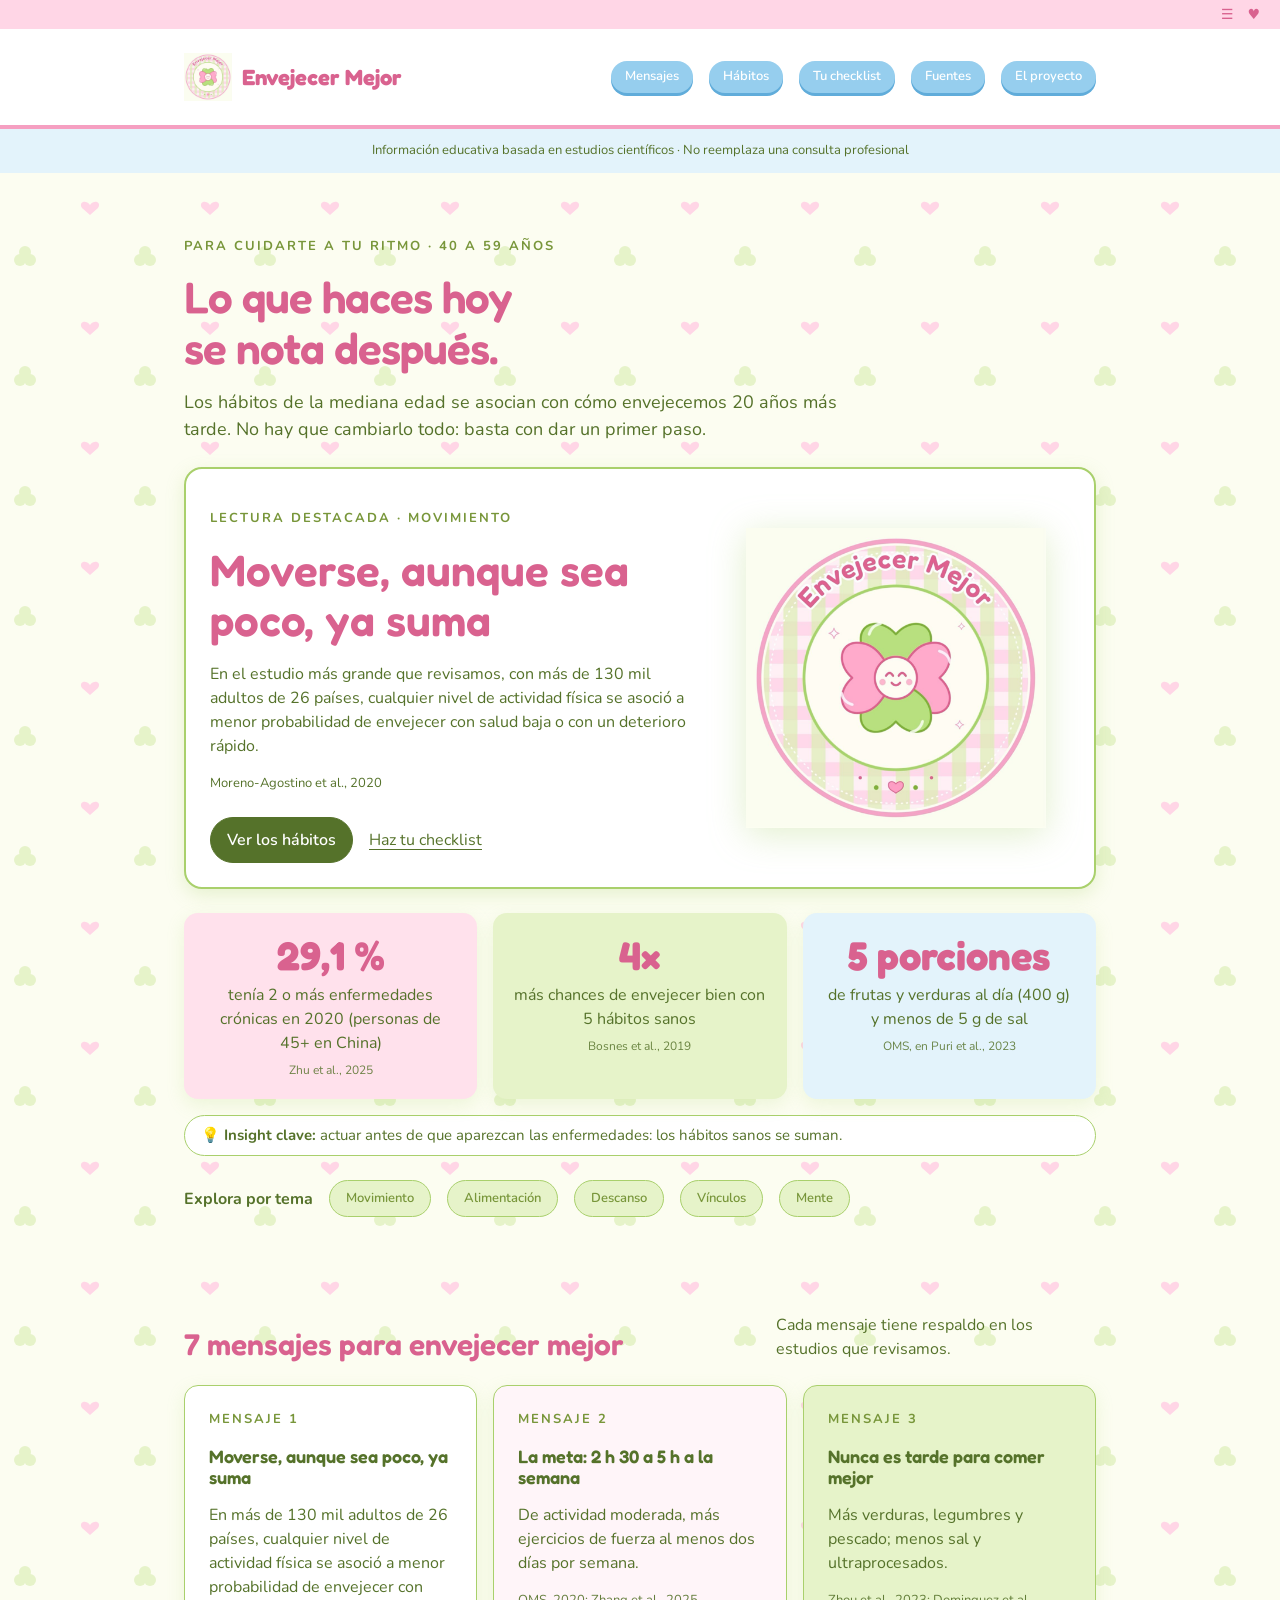
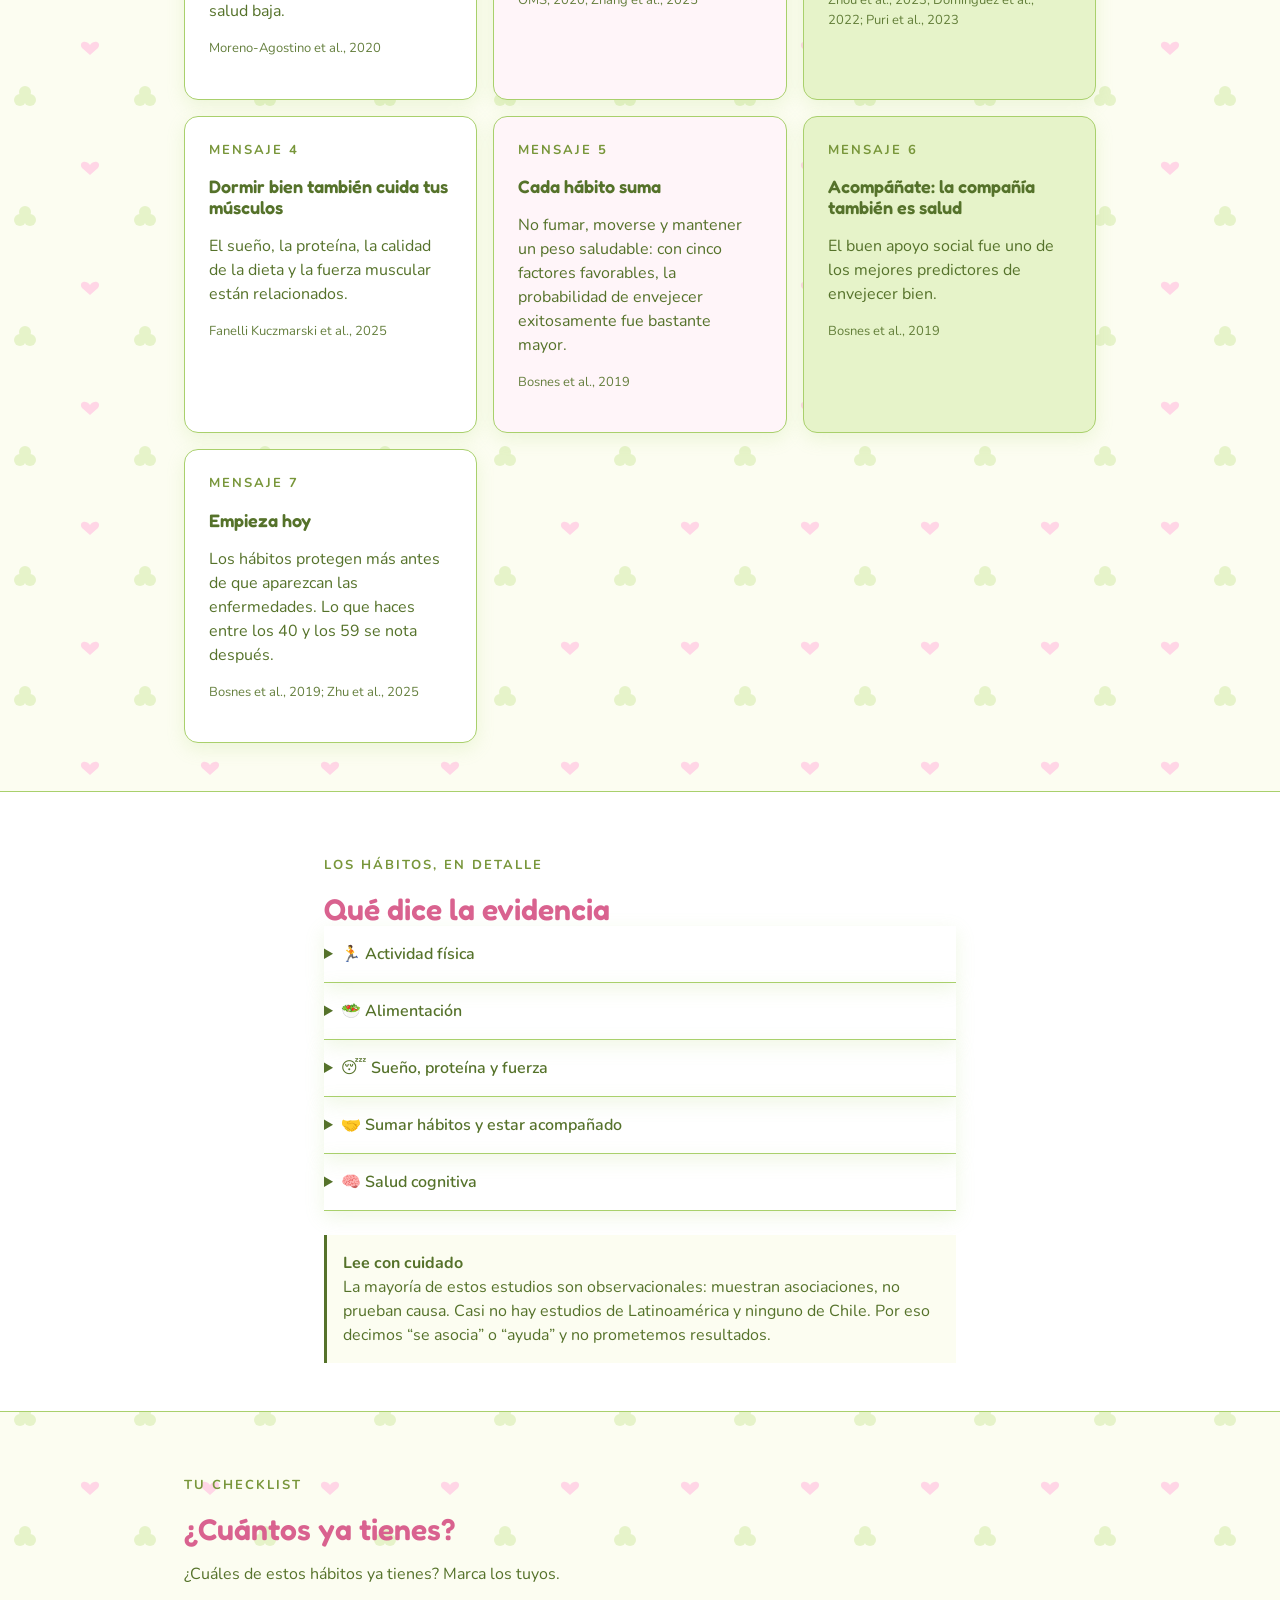
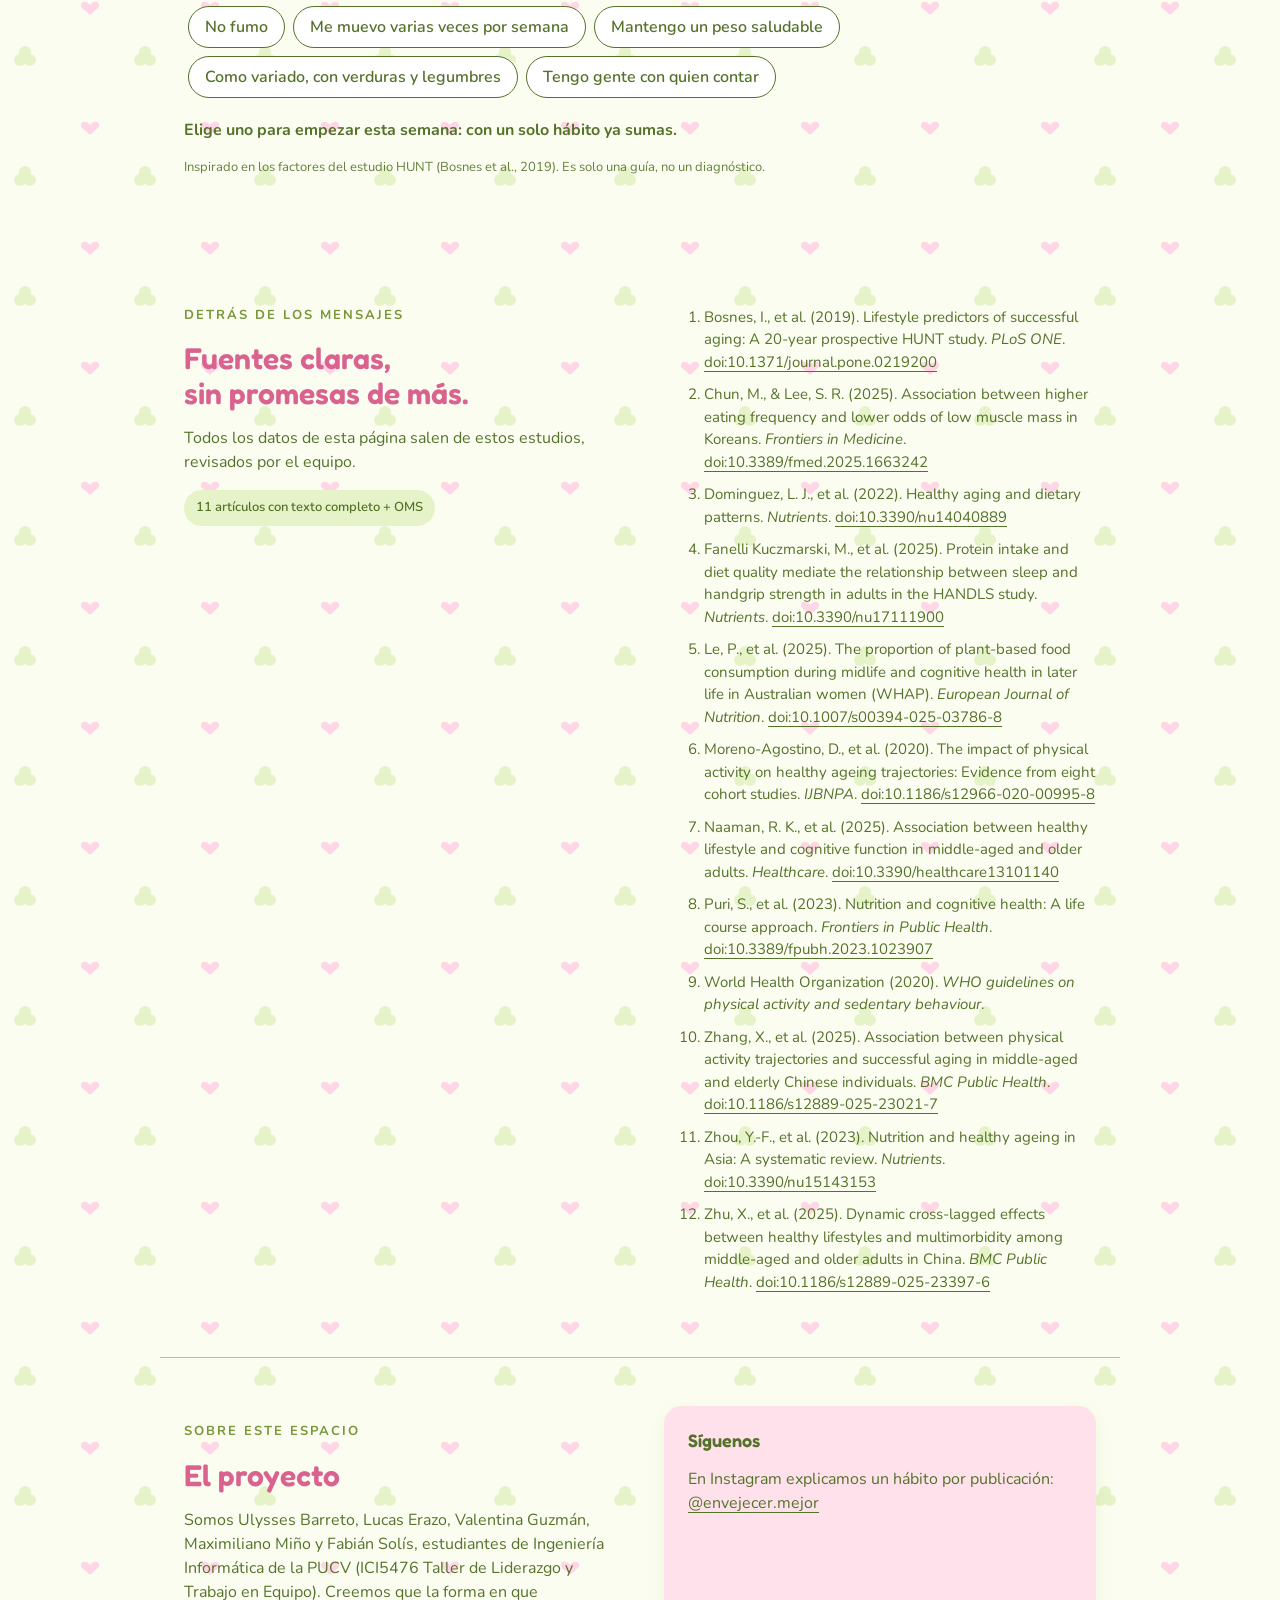
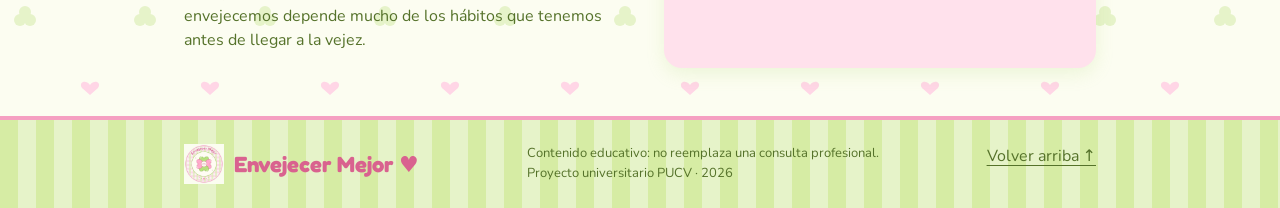
<file: docs/index.html>
<!doctype html><html lang="es"><head><meta charset="utf-8"><meta name="viewport" content="width=device-width,initial-scale=1">
<title>Envejecer mejor · Hábitos para llegar sano a la tercera edad</title>
<meta name="description" content="Hábitos respaldados por evidencia científica para personas de 40 a 59 años.">
<link rel="stylesheet" href="envejecer-mejor.css"><link rel="stylesheet" href="site.css"><link rel="icon" href="favicon.png"></head>
<body><a class="skip" href="#contenido">Saltar al contenido</a>
<div class="topbar"><span>☰</span><span>♥</span></div><header><div class="wrap bar"><a class="brand" href="#inicio"><img src="logo.png" alt="" width="48" height="48">Envejecer Mejor</a><nav aria-label="Navegación principal"><a href="#mensajes">Mensajes</a><a href="#habitos">Hábitos</a><a href="#checklist">Tu checklist</a><a href="#evidencia">Fuentes</a><a href="#proyecto">El proyecto</a></nav></div></header>
<div class="notice">Información educativa basada en estudios científicos · No reemplaza una consulta profesional</div>
<main id="contenido">
<section class="wrap section" id="inicio"><div class="intro"><p class="eyebrow">Para cuidarte a tu ritmo · 40 a 59 años</p><h1>Lo que haces hoy<br>se nota después.</h1><p>Los hábitos de la mediana edad se asocian con cómo envejecemos 20 años más tarde. No hay que cambiarlo todo: basta con dar un primer paso.</p></div>
<article class="featured"><div><p class="eyebrow">Lectura destacada · Movimiento</p><h2>Moverse, aunque sea poco, ya suma</h2><p>En el estudio más grande que revisamos, con más de 130 mil adultos de 26 países, cualquier nivel de actividad física se asoció a menor probabilidad de envejecer con salud baja o con un deterioro rápido.</p><p class="meta">Moreno-Agostino et al., 2020</p><div class="actions"><a class="button" href="#habitos">Ver los hábitos</a><a href="#checklist">Haz tu checklist</a></div></div><div class="garden logo-hero"><img src="logo.png" alt="Logo de Envejecer Mejor"></div></article>
<div class="stats"><div class="stat s1"><b>29,1&nbsp;%</b><span>tenía 2 o más enfermedades crónicas en 2020 (personas de 45+ en China)</span><small>Zhu et al., 2025</small></div><div class="stat s2"><b>4×</b><span>más chances de envejecer bien con 5 hábitos sanos</span><small>Bosnes et al., 2019</small></div><div class="stat s3"><b>5 porciones</b><span>de frutas y verduras al día (400 g) y menos de 5 g de sal</span><small>OMS, en Puri et al., 2023</small></div></div><p class="insight">💡 <b>Insight clave:</b> actuar antes de que aparezcan las enfermedades: los hábitos sanos se suman.</p><nav class="topics" aria-label="Temas"><b>Explora por tema</b><a href="#h-mov">Movimiento</a><a href="#h-ali">Alimentación</a><a href="#h-sue">Descanso</a><a href="#h-vin">Vínculos</a><a href="#h-cog">Mente</a></nav></section>
<section class="wrap section" id="mensajes"><div class="section-head"><h2>7 mensajes para envejecer mejor</h2><p>Cada mensaje tiene respaldo en los estudios que revisamos.</p></div><div class="grid4"><article class="card"><p class="eyebrow">Mensaje 1</p><h3>Moverse, aunque sea poco, ya suma</h3><p>En más de 130 mil adultos de 26 países, cualquier nivel de actividad física se asoció a menor probabilidad de envejecer con salud baja.</p><p class="fuente">Moreno-Agostino et al., 2020</p></article><article class="card"><p class="eyebrow">Mensaje 2</p><h3>La meta: 2 h 30 a 5 h a la semana</h3><p>De actividad moderada, más ejercicios de fuerza al menos dos días por semana.</p><p class="fuente">OMS, 2020; Zhang et al., 2025</p></article><article class="card"><p class="eyebrow">Mensaje 3</p><h3>Nunca es tarde para comer mejor</h3><p>Más verduras, legumbres y pescado; menos sal y ultraprocesados.</p><p class="fuente">Zhou et al., 2023; Dominguez et al., 2022; Puri et al., 2023</p></article><article class="card"><p class="eyebrow">Mensaje 4</p><h3>Dormir bien también cuida tus músculos</h3><p>El sueño, la proteína, la calidad de la dieta y la fuerza muscular están relacionados.</p><p class="fuente">Fanelli Kuczmarski et al., 2025</p></article><article class="card"><p class="eyebrow">Mensaje 5</p><h3>Cada hábito suma</h3><p>No fumar, moverse y mantener un peso saludable: con cinco factores favorables, la probabilidad de envejecer exitosamente fue bastante mayor.</p><p class="fuente">Bosnes et al., 2019</p></article><article class="card"><p class="eyebrow">Mensaje 6</p><h3>Acompáñate: la compañía también es salud</h3><p>El buen apoyo social fue uno de los mejores predictores de envejecer bien.</p><p class="fuente">Bosnes et al., 2019</p></article><article class="card"><p class="eyebrow">Mensaje 7</p><h3>Empieza hoy</h3><p>Los hábitos protegen más antes de que aparezcan las enfermedades. Lo que haces entre los 40 y los 59 se nota después.</p><p class="fuente">Bosnes et al., 2019; Zhu et al., 2025</p></article></div></section>
<section class="preview" id="habitos"><div class="wrap section reading"><p class="eyebrow">Los hábitos, en detalle</p><h2>Qué dice la evidencia</h2><details id="h-mov"><summary>🏃 Actividad física</summary>
<p>Es el hábito con la evidencia más consistente. En el estudio más grande que revisamos, cualquier nivel de actividad se asoció a menor probabilidad de envejecer con salud baja o con un deterioro rápido, comparado con personas inactivas. Algo es mejor que nada.</p>
<p>En China, las personas con nivel medio o alto de actividad tuvieron mayor probabilidad de envejecer exitosamente que las de nivel bajo. En Noruega, moverse en la mediana edad se asoció con menos enfermedad, mejor funcionalidad y más vida social.</p>
<p class="dato"><strong>Meta OMS:</strong> 150 a 300 minutos a la semana de actividad moderada (o 75 a 150 de vigorosa) y fuerza al menos dos días por semana.</p>
<p class="fuente">Moreno-Agostino et al., 2020 · Zhang et al., 2025 · Bosnes et al., 2019 · Naaman et al., 2025 · OMS, 2020</p></details>
<details id="h-ali"><summary>🥗 Alimentación</summary>
<p>Importa más el patrón completo que un alimento aislado. Una revisión de 71 estudios en Asia encontró que comer sano en la mediana edad (verduras, frutas, pescado, frutos secos y legumbres) se asocia con envejecer saludablemente, y que mejorar la dieta más tarde también ayuda.</p>
<p>Las dietas de las poblaciones más longevas comparten base vegetal e integral, grasas insaturadas y poca carne procesada, azúcar y ultraprocesados.</p>
<p class="dato"><strong>Metas simples:</strong> al menos 400 g de frutas y verduras al día (unas cinco porciones) y menos de 5 g de sal (una cucharadita).</p>
<p>En Chile esto se traduce en alimentos conocidos: legumbres, pescado y verduras de temporada.</p>
<p class="fuente">Zhou et al., 2023 · Dominguez et al., 2022 · Puri et al., 2023</p></details>
<details id="h-sue"><summary>😴 Sueño, proteína y fuerza</summary>
<p>En 1.308 adultos de mediana edad de EE.&nbsp;UU., la proteína y la calidad de la dieta explicaron en parte por qué dormir mejor se asocia con más fuerza en las manos. Dormir, comer y moverse no son temas separados: se refuerzan entre sí.</p>
<p class="fuente">Fanelli Kuczmarski et al., 2025</p></details>
<details id="h-vin"><summary>🤝 Sumar hábitos y estar acompañado</summary>
<p>El estudio noruego HUNT siguió por cerca de 22 años a 4.497 personas de 45 a 59 años. Los mejores predictores de envejecer exitosamente fueron no haber fumado nunca y tener buen apoyo social; también ayudaron no tener obesidad y hacer actividad física. Los hábitos se suman.</p>
<p>En China, un estilo de vida sano predijo menos enfermedad al principio, pero cuando las enfermedades se acumularon, fue más difícil mantener los hábitos. Por eso conviene empezar antes.</p>
<p class="fuente">Bosnes et al., 2019 · Zhu et al., 2025</p></details>
<details id="h-cog"><summary>🧠 Salud cognitiva</summary>
<p>Una revisión sobre nutrición y salud cognitiva propone que la prevención de la demencia se dirija a personas de 40 y 50 años, mucho antes de que aparezca, y destaca dietas completas como la mediterránea, DASH, MIND o nórdica.</p>
<p>En adultos de 45 años o más en Arabia Saudita, la actividad física moderada o alta se asoció a un mejor puntaje en el MoCA, una prueba breve de función cognitiva. Aun así, solo el 14&nbsp;% cumplía los tres hábitos evaluados.</p>
<p class="dato"><strong>Ojo:</strong> en mujeres australianas, comer más alimentos vegetales en la mediana edad no tuvo una asociación significativa con la cognición una vez considerados todos los factores. Por eso no decimos que “más vegetales mejora la memoria”.</p>
<p class="fuente">Puri et al., 2023 · Naaman et al., 2025 · Le et al., 2025</p></details>
<aside class="callout"><p><b>Lee con cuidado</b><br>La mayoría de estos estudios son observacionales: muestran asociaciones, no prueban causa. Casi no hay estudios de Latinoamérica y ninguno de Chile. Por eso decimos “se asocia” o “ayuda” y no prometemos resultados.</p></aside></div></section>
<section class="wrap section quiz" id="checklist"><p class="eyebrow">Tu checklist</p><h2>¿Cuántos ya tienes?</h2><p>¿Cuáles de estos hábitos ya tienes? Marca los tuyos.</p>
<button data-q>No fumo</button><button data-q>Me muevo varias veces por semana</button><button data-q>Mantengo un peso saludable</button><button data-q>Como variado, con verduras y legumbres</button><button data-q>Tengo gente con quien contar</button>
<p id="res">Elige uno para empezar esta semana: con un solo hábito ya sumas.</p>
<p class="fuente">Inspirado en los factores del estudio HUNT (Bosnes et al., 2019). Es solo una guía, no un diagnóstico.</p></section>
<section class="wrap section evidence-layout" id="evidencia"><div><p class="eyebrow">Detrás de los mensajes</p><h2>Fuentes claras,<br>sin promesas de más.</h2><p>Todos los datos de esta página salen de estos estudios, revisados por el equipo.</p><span class="tag">11 artículos con texto completo + OMS</span></div><div><ol class="refs">
<li>Bosnes, I., et al. (2019). Lifestyle predictors of successful aging: A 20-year prospective HUNT study. <em>PLoS ONE</em>. <a href="https://doi.org/10.1371/journal.pone.0219200">doi:10.1371/journal.pone.0219200</a></li>
<li>Chun, M., &amp; Lee, S. R. (2025). Association between higher eating frequency and lower odds of low muscle mass in Koreans. <em>Frontiers in Medicine</em>. <a href="https://doi.org/10.3389/fmed.2025.1663242">doi:10.3389/fmed.2025.1663242</a></li>
<li>Dominguez, L. J., et al. (2022). Healthy aging and dietary patterns. <em>Nutrients</em>. <a href="https://doi.org/10.3390/nu14040889">doi:10.3390/nu14040889</a></li>
<li>Fanelli Kuczmarski, M., et al. (2025). Protein intake and diet quality mediate the relationship between sleep and handgrip strength in adults in the HANDLS study. <em>Nutrients</em>. <a href="https://doi.org/10.3390/nu17111900">doi:10.3390/nu17111900</a></li>
<li>Le, P., et al. (2025). The proportion of plant-based food consumption during midlife and cognitive health in later life in Australian women (WHAP). <em>European Journal of Nutrition</em>. <a href="https://doi.org/10.1007/s00394-025-03786-8">doi:10.1007/s00394-025-03786-8</a></li>
<li>Moreno-Agostino, D., et al. (2020). The impact of physical activity on healthy ageing trajectories: Evidence from eight cohort studies. <em>IJBNPA</em>. <a href="https://doi.org/10.1186/s12966-020-00995-8">doi:10.1186/s12966-020-00995-8</a></li>
<li>Naaman, R. K., et al. (2025). Association between healthy lifestyle and cognitive function in middle-aged and older adults. <em>Healthcare</em>. <a href="https://doi.org/10.3390/healthcare13101140">doi:10.3390/healthcare13101140</a></li>
<li>Puri, S., et al. (2023). Nutrition and cognitive health: A life course approach. <em>Frontiers in Public Health</em>. <a href="https://doi.org/10.3389/fpubh.2023.1023907">doi:10.3389/fpubh.2023.1023907</a></li>
<li>World Health Organization (2020). <em>WHO guidelines on physical activity and sedentary behaviour</em>.</li>
<li>Zhang, X., et al. (2025). Association between physical activity trajectories and successful aging in middle-aged and elderly Chinese individuals. <em>BMC Public Health</em>. <a href="https://doi.org/10.1186/s12889-025-23021-7">doi:10.1186/s12889-025-23021-7</a></li>
<li>Zhou, Y.-F., et al. (2023). Nutrition and healthy ageing in Asia: A systematic review. <em>Nutrients</em>. <a href="https://doi.org/10.3390/nu15143153">doi:10.3390/nu15143153</a></li>
<li>Zhu, X., et al. (2025). Dynamic cross-lagged effects between healthy lifestyles and multimorbidity among middle-aged and older adults in China. <em>BMC Public Health</em>. <a href="https://doi.org/10.1186/s12889-025-23397-6">doi:10.1186/s12889-025-23397-6</a></li>
</ol></div></section>
<section class="wrap section project" id="proyecto"><div><p class="eyebrow">Sobre este espacio</p><h2>El proyecto</h2><p>Somos Ulysses Barreto, Lucas Erazo, Valentina Guzmán, Maximiliano Miño y Fabián Solís, estudiantes de Ingeniería Informática de la PUCV (ICI5476 Taller de Liderazgo y Trabajo en Equipo). Creemos que la forma en que envejecemos depende mucho de los hábitos que tenemos antes de llegar a la vejez.</p></div><aside class="survey"><h3>Síguenos</h3><p>En Instagram explicamos un hábito por publicación: <a href="https://www.instagram.com/envejecer.mejor">@envejecer.mejor</a></p></aside></section>
</main><footer class="end"><div class="wrap"><span class="brand"><img src="logo.png" alt="" width="40" height="40">Envejecer Mejor ♥</span><p>Contenido educativo: no reemplaza una consulta profesional.<br>Proyecto universitario PUCV · 2026</p><a href="#inicio">Volver arriba ↑</a></div></footer>
<script src="app.js"></script></body></html>
</file>
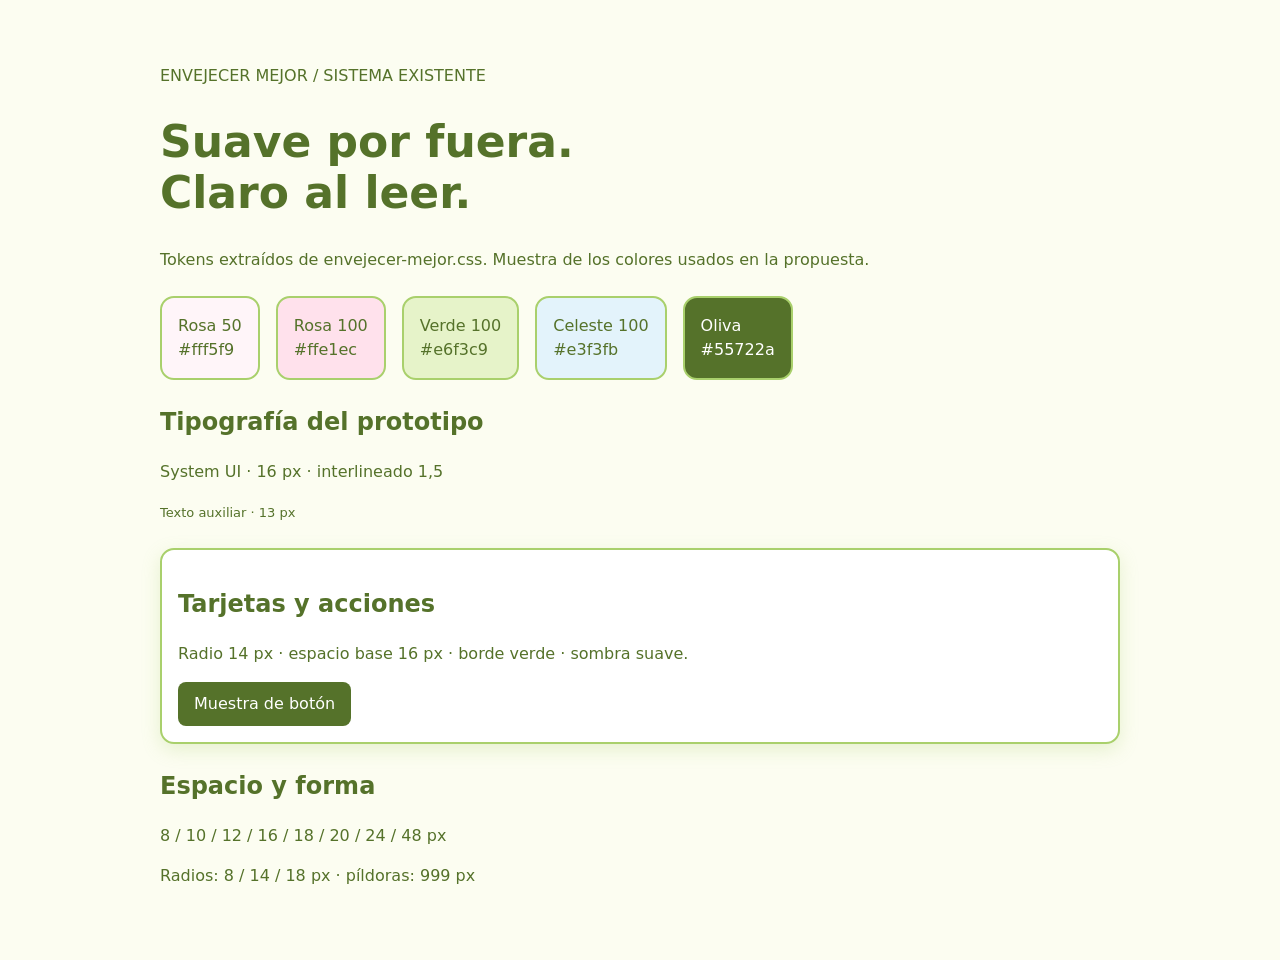
<file: design/system.html>
<!doctype html><html lang="es"><meta charset="utf-8"><meta name="viewport" content="width=device-width,initial-scale=1"><title>Sistema visual · Envejecer Mejor</title><style>body{font:16px/1.5 system-ui,sans-serif;color:#55722a;background:#fcfdf1;margin:0;padding:48px}main{max-width:960px;margin:auto}h1{font-size:44px;line-height:1.15}section{margin:24px 0}.swatches{display:flex;flex-wrap:wrap;gap:16px}.swatches div,article{padding:16px;border-radius:14px;border:2px solid #a9d06c}button{background:#55722a;color:#ffffff;padding:10px 16px;border:0;border-radius:8px;font:inherit}button:focus-visible{outline:3px solid #55722a;outline-offset:4px}article{background:#ffffff;box-shadow:0 6px 18px rgba(169,208,108,.25)}small{font-size:13px}</style><main><p>ENVEJECER MEJOR / SISTEMA EXISTENTE</p><h1>Suave por fuera.<br>Claro al leer.</h1><p>Tokens extraídos de envejecer-mejor.css. Muestra de los colores usados en la propuesta.</p><section class="swatches"><div style="background:#fff5f9">Rosa 50<br>#fff5f9</div><div style="background:#ffe1ec">Rosa 100<br>#ffe1ec</div><div style="background:#e6f3c9">Verde 100<br>#e6f3c9</div><div style="background:#e3f3fb">Celeste 100<br>#e3f3fb</div><div style="background:#55722a;color:#ffffff">Oliva<br>#55722a</div></section><section><h2>Tipografía del prototipo</h2><p>System UI · 16 px · interlineado 1,5</p><small>Texto auxiliar · 13 px</small></section><article><h2>Tarjetas y acciones</h2><p>Radio 14 px · espacio base 16 px · borde verde · sombra suave.</p><button type="button">Muestra de botón</button></article><section><h2>Espacio y forma</h2><p>8 / 10 / 12 / 16 / 18 / 20 / 24 / 48 px</p><p>Radios: 8 / 14 / 18 px · píldoras: 999 px</p></section></main></html>
</file>
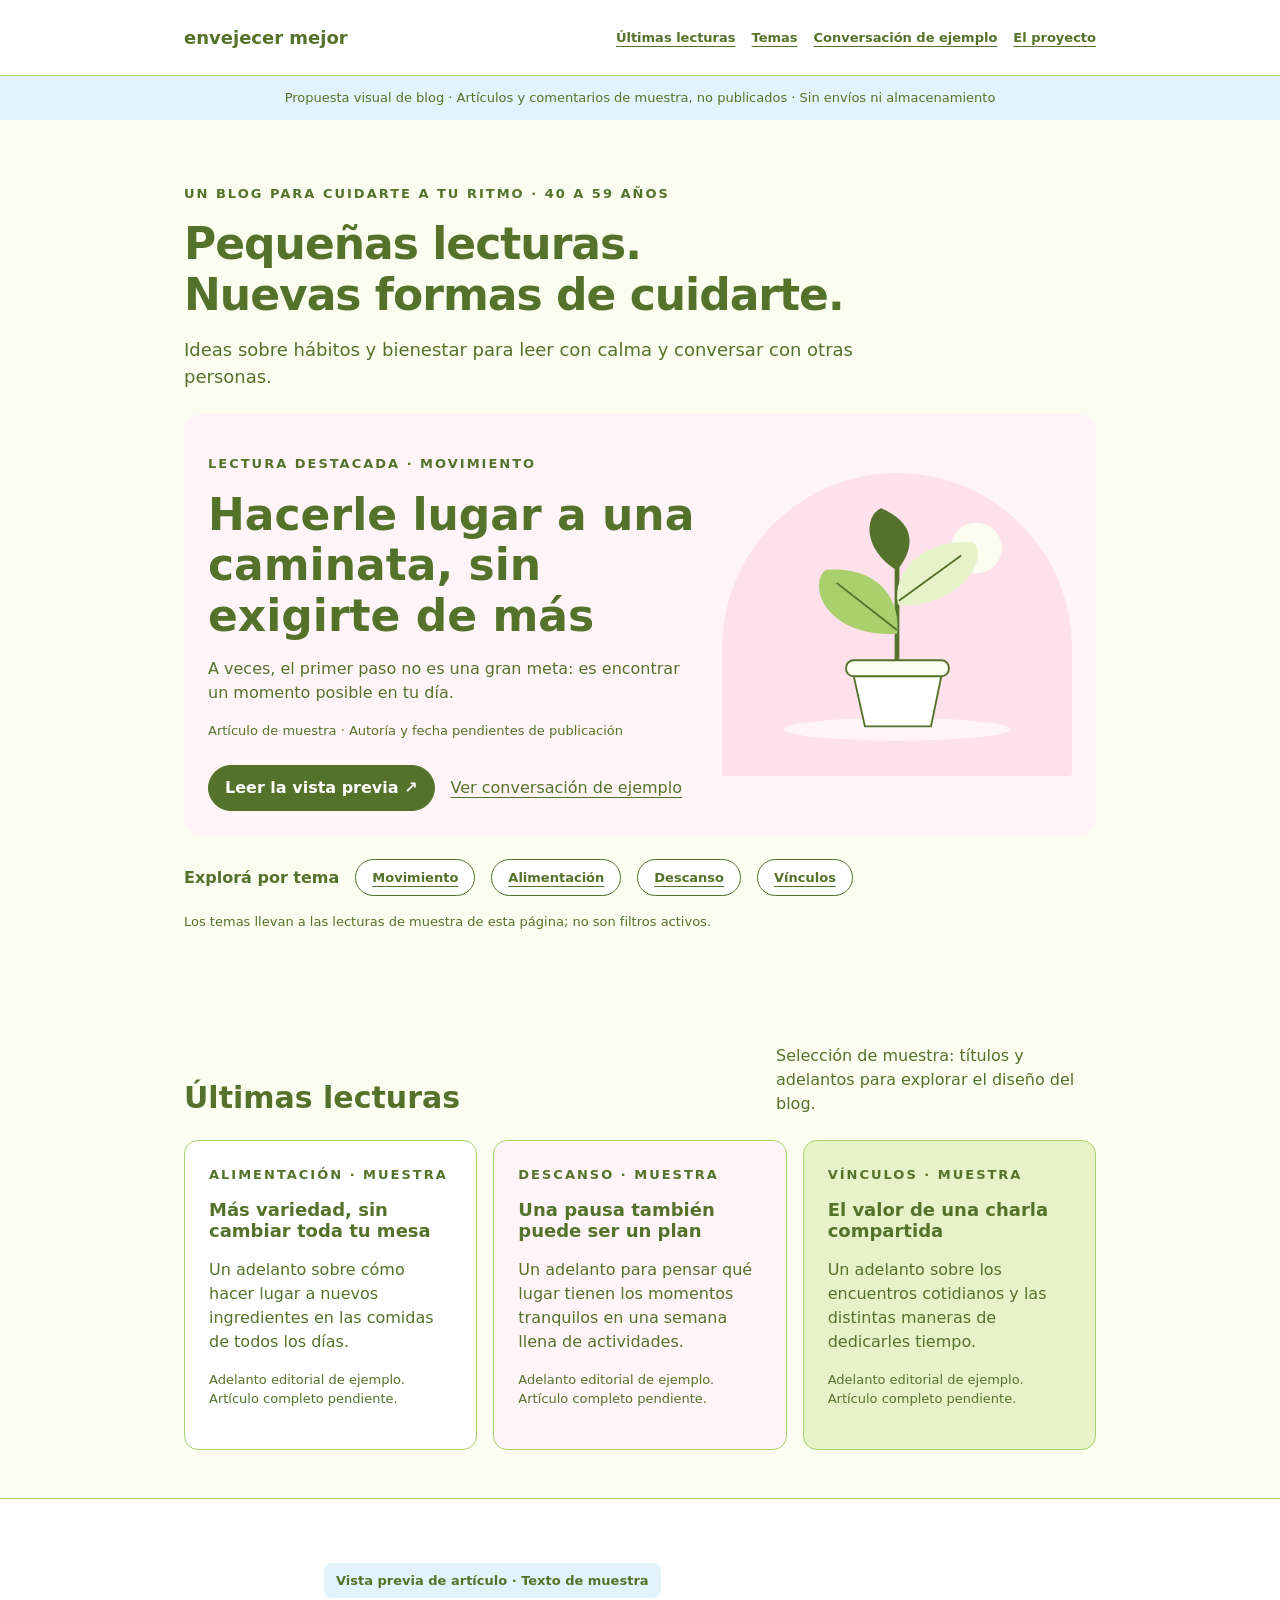
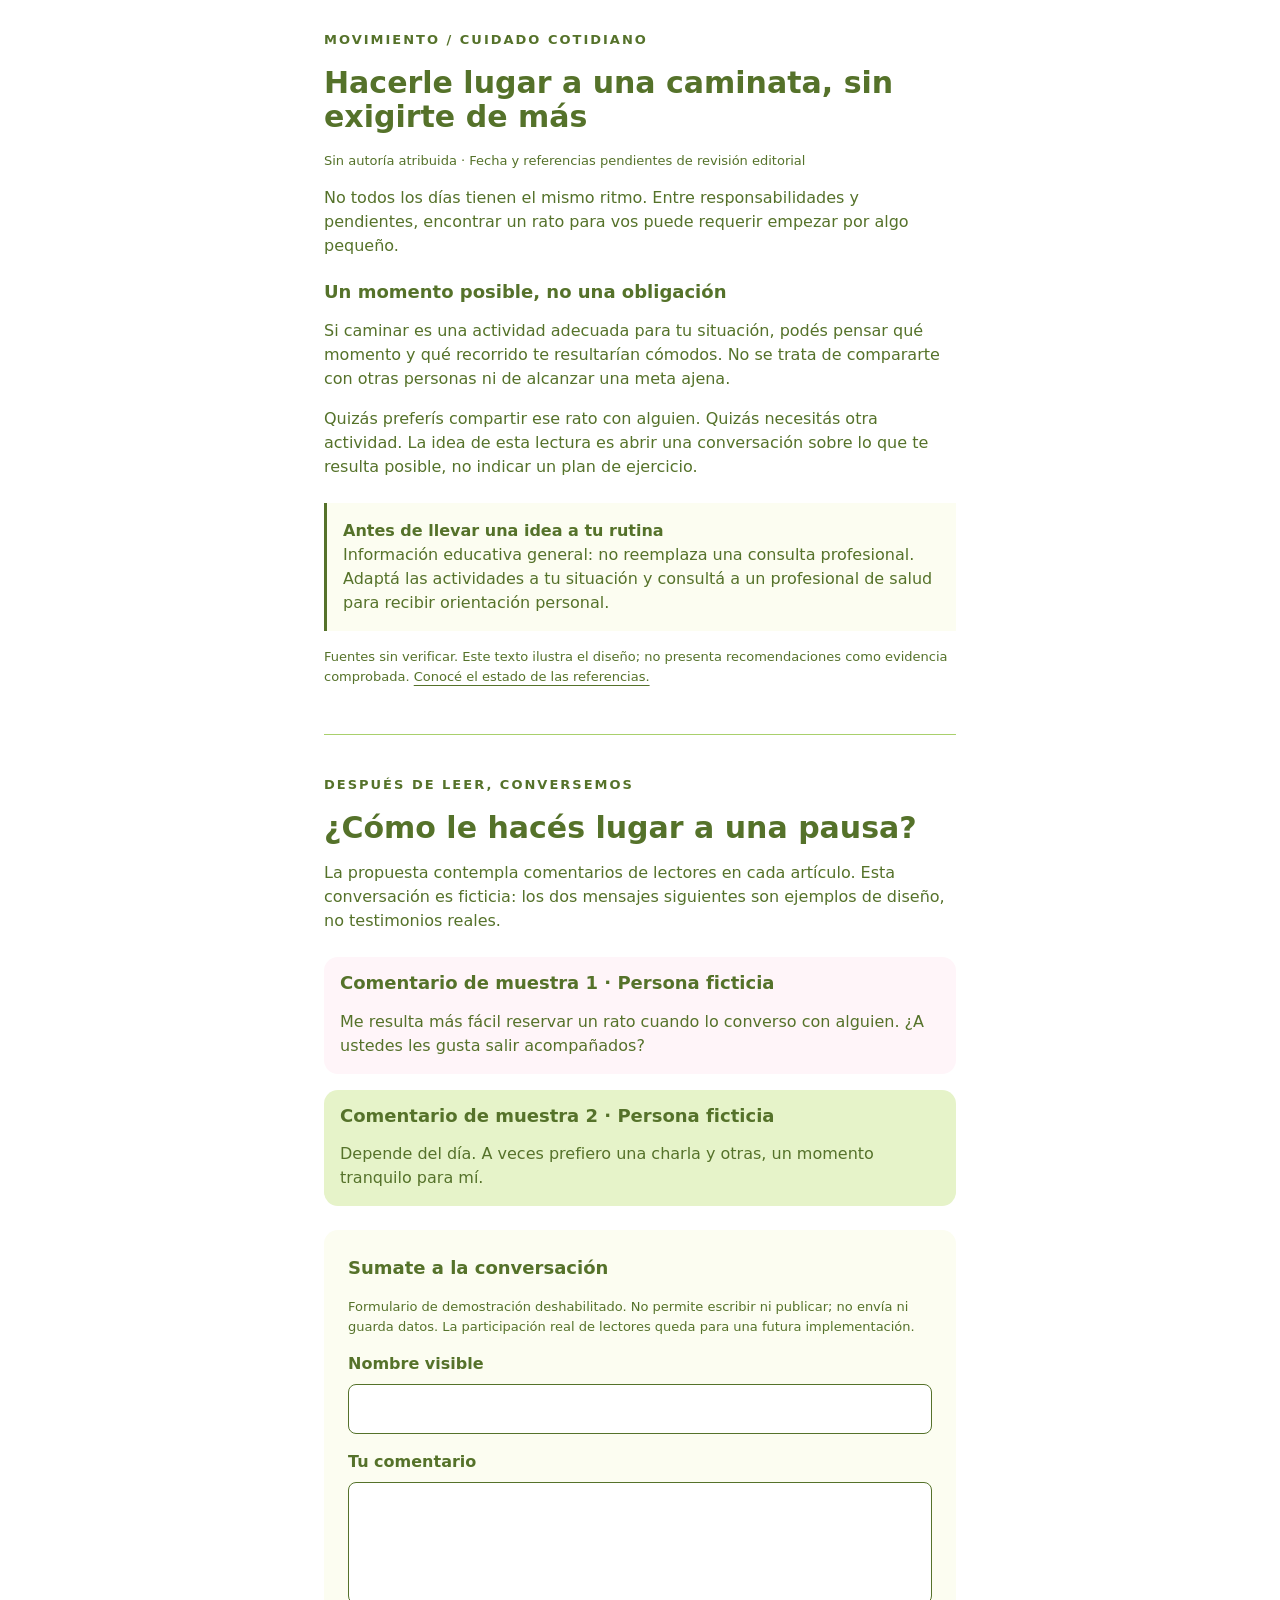
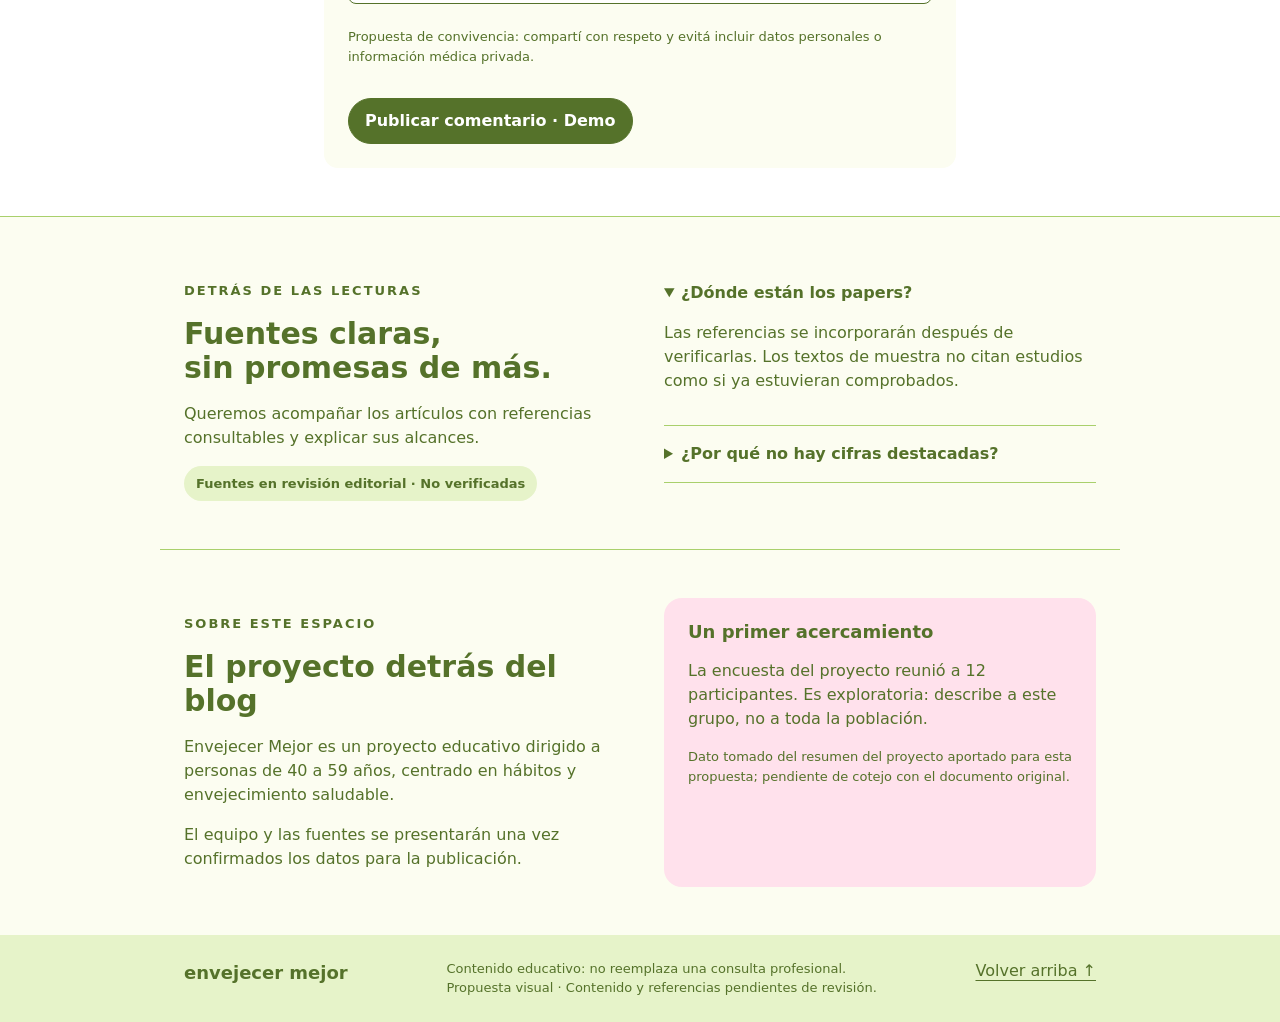
<file: design/envejecer-mejor/01-calma.html>
<!doctype html>
<html lang="es">
<head><meta charset="utf-8"><meta name="viewport" content="width=device-width,initial-scale=1"><title>Envejecer Mejor · Blog, propuesta visual</title>
<style>
:root{--ink:#55722a;--paper:#fcfdf1;--pink:#fff5f9;--rose:#ffe1ec;--green:#e6f3c9;--blue:#e3f3fb;--white:#ffffff;--line:#a9d06c}*{box-sizing:border-box}body{margin:0;background:var(--paper);color:var(--ink);font:16px/1.5 system-ui,sans-serif}a{color:inherit;text-underline-offset:4px}a:focus-visible,summary:focus-visible{outline:3px solid var(--ink);outline-offset:4px}.skip{position:absolute;left:16px;top:-100px;background:var(--white);padding:16px}.skip:focus{top:16px}.wrap{max-width:960px;margin:auto;padding:0 24px}header{background:var(--white);border-bottom:1px solid var(--line)}.bar,nav,.actions,.topics{display:flex;align-items:center;flex-wrap:wrap;gap:16px}.bar{justify-content:space-between;padding-top:24px;padding-bottom:24px}.brand{font-size:18px;font-weight:700;text-decoration:none}nav a{font-size:13px;font-weight:600}.notice{background:var(--blue);padding:12px 24px;text-align:center;font-size:13px}h1,h2,h3{line-height:1.15;margin:0;font-weight:600}h1{font-size:clamp(30px,5vw,44px);letter-spacing:-1px}h2{font-size:30px}h3{font-size:18px}p{margin:16px 0}.eyebrow{font-size:13px;text-transform:uppercase;letter-spacing:2px;font-weight:700}.section{padding-top:48px;padding-bottom:48px}.intro{max-width:680px}.intro>p:last-child{font-size:18px}.featured{display:grid;grid-template-columns:1.4fr 1fr;gap:24px;background:var(--pink);border-radius:18px;padding:24px;margin-top:24px;align-items:center}.featured h2{font-size:clamp(26px,4vw,44px)}.garden{background:var(--rose);border-radius:999px 999px 18px 18px;padding:24px}.garden svg{display:block;width:100%;height:auto}.button{display:inline-block;background:var(--ink);color:var(--white);border:1px solid var(--ink);border-radius:999px;padding:10px 16px;font:600 16px/1.5 system-ui,sans-serif;text-decoration:none}.actions{margin-top:24px}.note,.meta{font-size:13px}.topics{margin-top:24px}.topics a{background:var(--white);border:1px solid var(--ink);border-radius:999px;padding:8px 16px}.section-head{display:flex;align-items:end;justify-content:space-between;gap:24px;margin-bottom:24px}.section-head p{max-width:320px;margin:0}.grid{display:grid;grid-template-columns:repeat(3,minmax(0,1fr));gap:16px}.card{background:var(--white);border-radius:14px;padding:24px;border:1px solid var(--line)}.card:nth-child(2){background:var(--pink)}.card:nth-child(3){background:var(--green)}.card .eyebrow{margin-top:0}.preview{background:var(--white);border-top:1px solid var(--line);border-bottom:1px solid var(--line)}.reading{max-width:680px}.label{display:inline-block;background:var(--blue);padding:8px 12px;border-radius:8px;font-size:13px;font-weight:600}.reading h3{margin-top:24px}.callout{background:var(--paper);border-left:3px solid var(--ink);padding:16px;margin-top:24px}.callout p{margin:0}.discussion{border-top:1px solid var(--line);margin-top:48px;padding-top:24px}.comments{list-style:none;padding:0;margin:24px 0}.comment{background:var(--pink);padding:16px;border-radius:14px;margin-top:16px}.comment:nth-child(2){background:var(--green)}.comment p{margin-bottom:0}.comment h3{margin-top:0}.comment-form{background:var(--paper);padding:24px;border-radius:14px}fieldset{border:0;margin:0;padding:0;min-width:0}legend{font-size:18px;font-weight:600;padding:0}label{display:block;margin:16px 0 8px;font-weight:600}input,textarea{width:100%;min-width:0;background:var(--white);color:var(--ink);border:1px solid var(--ink);border-radius:8px;padding:12px;font:16px/1.5 system-ui,sans-serif}textarea{resize:none}input:disabled,textarea:disabled,button:disabled{opacity:1;-webkit-text-fill-color:currentColor;cursor:not-allowed}.comment-form button{margin-top:16px}.evidence-layout,.project{display:grid;grid-template-columns:1fr 1fr;gap:48px}.tag{display:inline-block;background:var(--green);border-radius:999px;padding:8px 12px;font-size:13px;font-weight:600}details{border-bottom:1px solid var(--line);padding:16px 0}summary{cursor:pointer;font-weight:600}.project{border-top:1px solid var(--line)}.survey{background:var(--rose);border-radius:18px;padding:24px}.end{background:var(--green);padding:24px 0}.end .wrap{display:flex;justify-content:space-between;gap:24px;flex-wrap:wrap}.end p{margin:0;font-size:13px}section,article,aside{scroll-margin-top:24px}@media(max-width:680px){.wrap{padding-left:18px;padding-right:18px}.bar{align-items:start;flex-direction:column}.featured,.grid,.evidence-layout,.project{grid-template-columns:1fr;gap:24px}.garden{max-width:280px;width:100%;margin:auto}.section{padding-top:24px;padding-bottom:24px}.section-head{display:block}.section-head p{margin-top:16px}.featured,.card,.comment-form{padding:16px}.end .wrap{flex-direction:column}}
</style></head>
<body><a class="skip" href="#contenido">Saltar al contenido</a>
<header><div class="wrap bar"><a class="brand" href="#inicio">envejecer mejor</a><nav aria-label="Navegación principal"><a href="#ultimas">Últimas lecturas</a><a href="#temas">Temas</a><a href="#conversacion">Conversación de ejemplo</a><a href="#proyecto">El proyecto</a></nav></div></header>
<div class="notice">Propuesta visual de blog · Artículos y comentarios de muestra, no publicados · Sin envíos ni almacenamiento</div>
<main id="contenido">
<section class="wrap section" id="inicio"><div class="intro"><p class="eyebrow">Un blog para cuidarte a tu ritmo · 40 a 59 años</p><h1>Pequeñas lecturas.<br>Nuevas formas de cuidarte.</h1><p>Ideas sobre hábitos y bienestar para leer con calma y conversar con otras personas.</p></div>
<article class="featured"><div><p class="eyebrow">Lectura destacada · Movimiento</p><h2>Hacerle lugar a una caminata, sin exigirte de más</h2><p>A veces, el primer paso no es una gran meta: es encontrar un momento posible en tu día.</p><p class="meta">Artículo de muestra · Autoría y fecha pendientes de publicación</p><div class="actions"><a class="button" href="#articulo">Leer la vista previa ↗</a><a href="#conversacion">Ver conversación de ejemplo</a></div></div><div class="garden"><svg viewBox="0 0 320 270" aria-hidden="true"><ellipse cx="160" cy="246" rx="120" ry="12" fill="#fff5f9"/><circle cx="244" cy="54" r="27" fill="#fcfdf1"/><path d="M160 194V66" fill="none" stroke="#55722a" stroke-width="5" stroke-linecap="round"/><path d="M160 145C79 148 66 89 85 77C145 73 164 113 160 145Z" fill="#a9d06c"/><path d="M161 114C219 120 260 69 241 48C187 44 154 79 161 114Z" fill="#e6f3c9"/><path d="M160 78C124 56 125 20 143 12C177 26 182 51 160 78Z" fill="#55722a"/><path d="M160 141L96 91M162 110L228 62" fill="none" stroke="#55722a" stroke-width="2"/><path d="M112 180H209L196 243H126Z" fill="#ffffff" stroke="#55722a" stroke-width="2"/><rect x="106" y="173" width="109" height="17" rx="8" fill="#fcfdf1" stroke="#55722a" stroke-width="2"/></svg></div></article>
<nav class="topics" id="temas" aria-label="Temas: ir a una lectura de muestra"><b>Explorá por tema</b><a href="#articulo">Movimiento</a><a href="#alimentacion">Alimentación</a><a href="#descanso">Descanso</a><a href="#vinculos">Vínculos</a></nav><p class="note">Los temas llevan a las lecturas de muestra de esta página; no son filtros activos.</p></section>
<section class="wrap section" id="ultimas"><div class="section-head"><h2>Últimas lecturas</h2><p>Selección de muestra: títulos y adelantos para explorar el diseño del blog.</p></div><div class="grid"><article class="card" id="alimentacion"><p class="eyebrow">Alimentación · Muestra</p><h3>Más variedad, sin cambiar toda tu mesa</h3><p>Un adelanto sobre cómo hacer lugar a nuevos ingredientes en las comidas de todos los días.</p><p class="note">Adelanto editorial de ejemplo. Artículo completo pendiente.</p></article><article class="card" id="descanso"><p class="eyebrow">Descanso · Muestra</p><h3>Una pausa también puede ser un plan</h3><p>Un adelanto para pensar qué lugar tienen los momentos tranquilos en una semana llena de actividades.</p><p class="note">Adelanto editorial de ejemplo. Artículo completo pendiente.</p></article><article class="card" id="vinculos"><p class="eyebrow">Vínculos · Muestra</p><h3>El valor de una charla compartida</h3><p>Un adelanto sobre los encuentros cotidianos y las distintas maneras de dedicarles tiempo.</p><p class="note">Adelanto editorial de ejemplo. Artículo completo pendiente.</p></article></div></section>
<section class="preview" id="articulo" aria-labelledby="titulo-articulo"><div class="wrap section reading"><p class="label">Vista previa de artículo · Texto de muestra</p><p class="eyebrow">Movimiento / Cuidado cotidiano</p><h2 id="titulo-articulo">Hacerle lugar a una caminata, sin exigirte de más</h2><p class="meta">Sin autoría atribuida · Fecha y referencias pendientes de revisión editorial</p><p>No todos los días tienen el mismo ritmo. Entre responsabilidades y pendientes, encontrar un rato para vos puede requerir empezar por algo pequeño.</p><h3>Un momento posible, no una obligación</h3><p>Si caminar es una actividad adecuada para tu situación, podés pensar qué momento y qué recorrido te resultarían cómodos. No se trata de compararte con otras personas ni de alcanzar una meta ajena.</p><p>Quizás preferís compartir ese rato con alguien. Quizás necesitás otra actividad. La idea de esta lectura es abrir una conversación sobre lo que te resulta posible, no indicar un plan de ejercicio.</p><aside class="callout"><p><b>Antes de llevar una idea a tu rutina</b><br>Información educativa general: no reemplaza una consulta profesional. Adaptá las actividades a tu situación y consultá a un profesional de salud para recibir orientación personal.</p></aside><p class="note">Fuentes sin verificar. Este texto ilustra el diseño; no presenta recomendaciones como evidencia comprobada. <a href="#evidencia">Conocé el estado de las referencias.</a></p>
<section class="discussion" id="conversacion" aria-labelledby="titulo-conversacion"><p class="eyebrow">Después de leer, conversemos</p><h2 id="titulo-conversacion">¿Cómo le hacés lugar a una pausa?</h2><p>La propuesta contempla comentarios de lectores en cada artículo. Esta conversación es ficticia: los dos mensajes siguientes son ejemplos de diseño, no testimonios reales.</p><ol class="comments"><li class="comment"><article><h3>Comentario de muestra 1 · Persona ficticia</h3><p>Me resulta más fácil reservar un rato cuando lo converso con alguien. ¿A ustedes les gusta salir acompañados?</p></article></li><li class="comment"><article><h3>Comentario de muestra 2 · Persona ficticia</h3><p>Depende del día. A veces prefiero una charla y otras, un momento tranquilo para mí.</p></article></li></ol>
<form class="comment-form" aria-describedby="nota-demo"><fieldset disabled><legend>Sumate a la conversación</legend><p id="nota-demo" class="note">Formulario de demostración deshabilitado. No permite escribir ni publicar; no envía ni guarda datos. La participación real de lectores queda para una futura implementación.</p><label for="nombre">Nombre visible</label><input id="nombre" type="text" disabled><label for="comentario">Tu comentario</label><textarea id="comentario" rows="4" disabled></textarea><p class="note">Propuesta de convivencia: compartí con respeto y evitá incluir datos personales o información médica privada.</p><button class="button" type="button" disabled>Publicar comentario · Demo</button></fieldset></form></section></div></section>
<section class="wrap section evidence-layout" id="evidencia"><div><p class="eyebrow">Detrás de las lecturas</p><h2>Fuentes claras,<br>sin promesas de más.</h2><p>Queremos acompañar los artículos con referencias consultables y explicar sus alcances.</p><span class="tag">Fuentes en revisión editorial · No verificadas</span></div><div><details open><summary>¿Dónde están los papers?</summary><p>Las referencias se incorporarán después de verificarlas. Los textos de muestra no citan estudios como si ya estuvieran comprobados.</p></details><details><summary>¿Por qué no hay cifras destacadas?</summary><p>Las cifras de la presentación todavía deben contrastarse con sus fuentes originales. Esta propuesta no las usa como evidencia comprobada.</p></details></div></section>
<section class="wrap section project" id="proyecto"><div><p class="eyebrow">Sobre este espacio</p><h2>El proyecto detrás del blog</h2><p>Envejecer Mejor es un proyecto educativo dirigido a personas de 40 a 59 años, centrado en hábitos y envejecimiento saludable.</p><p>El equipo y las fuentes se presentarán una vez confirmados los datos para la publicación.</p></div><aside class="survey"><h3>Un primer acercamiento</h3><p>La encuesta del proyecto reunió a 12 participantes. Es exploratoria: describe a este grupo, no a toda la población.</p><p class="note">Dato tomado del resumen del proyecto aportado para esta propuesta; pendiente de cotejo con el documento original.</p></aside></section>
</main><footer class="end"><div class="wrap"><span class="brand">envejecer mejor</span><p>Contenido educativo: no reemplaza una consulta profesional.<br>Propuesta visual · Contenido y referencias pendientes de revisión.</p><a href="#inicio">Volver arriba ↑</a></div></footer></body></html>
</file>
<file: docs/envejecer-mejor.css>
/* ==========================================================================
   Envejecer Mejor · estilo pastel (rosa + verde trébol)
   --------------------------------------------------------------------------
   Hoja de estilo reutilizable. Úsala así:

     <link rel="stylesheet" href="envejecer-mejor.css">
     <body class="em-page"> … </body>

   Todo usa el prefijo "em-" para no chocar con otros estilos.
   Los adornos (tréboles, corazones, íconos) van dentro del mismo archivo
   como SVG, así que no necesitas imágenes aparte.

   Para cambiar los colores de todo, edita solo las variables de :root.
   Mira ejemplo.html para ver cada componente con su HTML.
   ========================================================================== */

@import url("https://fonts.googleapis.com/css2?family=Fredoka:wght@400;500;600&family=Nunito:wght@400;600;700&display=swap");

/* --------------------------------------------------------------------------
   1. Variables (paleta, fuentes, medidas)
   -------------------------------------------------------------------------- */
:root {
  /* Rosa */
  --em-pink-50:  #fff5f9;
  --em-pink-100: #ffe1ec;   /* fondos suaves, chips */
  --em-pink-200: #ffd6e6;   /* barra superior */
  --em-pink-300: #f59fc1;   /* acentos, bordes */
  --em-pink-500: #e8789f;   /* corazón */
  --em-pink-600: #d9628f;   /* títulos */

  /* Verde trébol */
  --em-green-50:  #fcfdf1;  /* fondo de la ventana (crema verdoso) */
  --em-green-100: #e6f3c9;  /* tarjetas, chips */
  --em-green-200: #d6eca4;  /* pie con rayas */
  --em-green-300: #b4d97a;  /* tréboles */
  --em-green-400: #a9d06c;  /* bordes de la ventana */
  --em-green-500: #9cc95e;  /* barras de progreso */
  --em-green-700: #55722a;  /* texto principal (oliva) */
  --em-green-800: #78963a;  /* íconos */

  /* Celeste (botones) */
  --em-blue-100: #e3f3fb;
  --em-blue-200: #a9d3e8;
  --em-blue-300: #96ceee;
  --em-blue-500: #60acda;

  --em-yellow:  #f5c84c;
  --em-white:   #ffffff;

  /* Roles: cambia estos si quieres otra combinación */
  --em-text:        var(--em-green-700);
  --em-heading:     var(--em-pink-600);
  --em-bg:          var(--em-white);
  --em-surface:     var(--em-green-50);
  --em-border:      var(--em-green-400);

  /* Fuentes */
  --em-font-head: "Fredoka", "Arial Rounded MT Bold", "Nunito", system-ui, sans-serif;
  --em-font-body: "Nunito", "Calibri", system-ui, sans-serif;

  /* Medidas */
  --em-radius-sm: 8px;
  --em-radius:    14px;
  --em-radius-lg: 18px;
  --em-gap:       16px;
  --em-border-w:  2px;
  --em-shadow:    0 6px 18px rgba(169, 208, 108, .25);
}

/* --------------------------------------------------------------------------
   2. Base y fondo de página
   -------------------------------------------------------------------------- */
.em-page {
  margin: 0;
  min-height: 100vh;
  padding: 48px 16px;
  box-sizing: border-box;
  background-color: var(--em-bg);
  background-image: url("data:image/svg+xml,%3Csvg xmlns='http://www.w3.org/2000/svg' width='400' height='400' viewBox='0 0 400 400'%3E%3Cg transform='translate(60 70) rotate(15) scale(0.7) translate(-50 -50)' fill='%23dff1c6'%3E%3Cpath transform='rotate(0 50 50) translate(50 50) scale(1.85) translate(-12 -21)' d='M12 21C12 21 2.5 15 2.5 9A4.75 4.75 0 0 1 12 6.4A4.75 4.75 0 0 1 21.5 9C21.5 15 12 21 12 21Z'/%3E%3Cpath transform='rotate(90 50 50) translate(50 50) scale(1.85) translate(-12 -21)' d='M12 21C12 21 2.5 15 2.5 9A4.75 4.75 0 0 1 12 6.4A4.75 4.75 0 0 1 21.5 9C21.5 15 12 21 12 21Z'/%3E%3Cpath transform='rotate(180 50 50) translate(50 50) scale(1.85) translate(-12 -21)' d='M12 21C12 21 2.5 15 2.5 9A4.75 4.75 0 0 1 12 6.4A4.75 4.75 0 0 1 21.5 9C21.5 15 12 21 12 21Z'/%3E%3Cpath transform='rotate(270 50 50) translate(50 50) scale(1.85) translate(-12 -21)' d='M12 21C12 21 2.5 15 2.5 9A4.75 4.75 0 0 1 12 6.4A4.75 4.75 0 0 1 21.5 9C21.5 15 12 21 12 21Z'/%3E%3C/g%3E%3Cg transform='translate(330 300) rotate(-10) scale(0.9) translate(-50 -50)' fill='%23dff1c6'%3E%3Cpath transform='rotate(0 50 50) translate(50 50) scale(1.85) translate(-12 -21)' d='M12 21C12 21 2.5 15 2.5 9A4.75 4.75 0 0 1 12 6.4A4.75 4.75 0 0 1 21.5 9C21.5 15 12 21 12 21Z'/%3E%3Cpath transform='rotate(90 50 50) translate(50 50) scale(1.85) translate(-12 -21)' d='M12 21C12 21 2.5 15 2.5 9A4.75 4.75 0 0 1 12 6.4A4.75 4.75 0 0 1 21.5 9C21.5 15 12 21 12 21Z'/%3E%3Cpath transform='rotate(180 50 50) translate(50 50) scale(1.85) translate(-12 -21)' d='M12 21C12 21 2.5 15 2.5 9A4.75 4.75 0 0 1 12 6.4A4.75 4.75 0 0 1 21.5 9C21.5 15 12 21 12 21Z'/%3E%3Cpath transform='rotate(270 50 50) translate(50 50) scale(1.85) translate(-12 -21)' d='M12 21C12 21 2.5 15 2.5 9A4.75 4.75 0 0 1 12 6.4A4.75 4.75 0 0 1 21.5 9C21.5 15 12 21 12 21Z'/%3E%3C/g%3E%3Cg transform='translate(250 60) rotate(30) scale(0.36) translate(-50 -50)' fill='%23e9f6d8'%3E%3Cpath transform='rotate(0 50 50) translate(50 50) scale(1.85) translate(-12 -21)' d='M12 21C12 21 2.5 15 2.5 9A4.75 4.75 0 0 1 12 6.4A4.75 4.75 0 0 1 21.5 9C21.5 15 12 21 12 21Z'/%3E%3Cpath transform='rotate(90 50 50) translate(50 50) scale(1.85) translate(-12 -21)' d='M12 21C12 21 2.5 15 2.5 9A4.75 4.75 0 0 1 12 6.4A4.75 4.75 0 0 1 21.5 9C21.5 15 12 21 12 21Z'/%3E%3Cpath transform='rotate(180 50 50) translate(50 50) scale(1.85) translate(-12 -21)' d='M12 21C12 21 2.5 15 2.5 9A4.75 4.75 0 0 1 12 6.4A4.75 4.75 0 0 1 21.5 9C21.5 15 12 21 12 21Z'/%3E%3Cpath transform='rotate(270 50 50) translate(50 50) scale(1.85) translate(-12 -21)' d='M12 21C12 21 2.5 15 2.5 9A4.75 4.75 0 0 1 12 6.4A4.75 4.75 0 0 1 21.5 9C21.5 15 12 21 12 21Z'/%3E%3C/g%3E%3Cg transform='translate(90 330) rotate(5) scale(0.4) translate(-50 -50)' fill='%23e9f6d8'%3E%3Cpath transform='rotate(0 50 50) translate(50 50) scale(1.85) translate(-12 -21)' d='M12 21C12 21 2.5 15 2.5 9A4.75 4.75 0 0 1 12 6.4A4.75 4.75 0 0 1 21.5 9C21.5 15 12 21 12 21Z'/%3E%3Cpath transform='rotate(90 50 50) translate(50 50) scale(1.85) translate(-12 -21)' d='M12 21C12 21 2.5 15 2.5 9A4.75 4.75 0 0 1 12 6.4A4.75 4.75 0 0 1 21.5 9C21.5 15 12 21 12 21Z'/%3E%3Cpath transform='rotate(180 50 50) translate(50 50) scale(1.85) translate(-12 -21)' d='M12 21C12 21 2.5 15 2.5 9A4.75 4.75 0 0 1 12 6.4A4.75 4.75 0 0 1 21.5 9C21.5 15 12 21 12 21Z'/%3E%3Cpath transform='rotate(270 50 50) translate(50 50) scale(1.85) translate(-12 -21)' d='M12 21C12 21 2.5 15 2.5 9A4.75 4.75 0 0 1 12 6.4A4.75 4.75 0 0 1 21.5 9C21.5 15 12 21 12 21Z'/%3E%3C/g%3E%3Cpath transform='translate(200 190) scale(1.4166666666666667) translate(-12 -12)' fill='%23fbd3e1' d='M12 21C12 21 2.5 15 2.5 9A4.75 4.75 0 0 1 12 6.4A4.75 4.75 0 0 1 21.5 9C21.5 15 12 21 12 21Z'/%3E%3Cpath transform='translate(360 120) scale(0.8333333333333334) translate(-12 -12)' fill='%23fde4ed' d='M12 21C12 21 2.5 15 2.5 9A4.75 4.75 0 0 1 12 6.4A4.75 4.75 0 0 1 21.5 9C21.5 15 12 21 12 21Z'/%3E%3Cpath transform='translate(30 210) scale(0.75) translate(-12 -12)' fill='%23fde4ed' d='M12 21C12 21 2.5 15 2.5 9A4.75 4.75 0 0 1 12 6.4A4.75 4.75 0 0 1 21.5 9C21.5 15 12 21 12 21Z'/%3E%3Ccircle cx='150' cy='40' r='5' fill='%23fbd3e1'/%3E%3Ccircle cx='380' cy='230' r='6' fill='%23dff1c6'/%3E%3Ccircle cx='200' cy='360' r='5' fill='%23fbd3e1'/%3E%3Ccircle cx='20' cy='130' r='5' fill='%23dff1c6'/%3E%3Ccircle cx='290' cy='180' r='4' fill='%23fde4ed'/%3E%3Cpath transform='translate(140 260) scale(0.8333333333333334) translate(-12 -12)' fill='%23fbd3e1' d='M12 0L14 10L24 12L14 14L12 24L10 14L0 12L10 10Z'/%3E%3Cpath transform='translate(300 30) scale(0.5833333333333334) translate(-12 -12)' fill='%23ffffff' d='M12 0L14 10L24 12L14 14L12 24L10 14L0 12L10 10Z'/%3E%3C/svg%3E");
  background-size: 400px 400px;
  color: var(--em-text);
  font-family: var(--em-font-body);
  font-size: 16px;
  line-height: 1.5;
  overflow-x: clip;
}
.em-page *, .em-page *::before, .em-page *::after { box-sizing: border-box; }

.em-page h1, .em-page h2, .em-page h3,
.em-title, .em-subtitle-head { font-family: var(--em-font-head); color: var(--em-heading); font-weight: 600; margin: 0; line-height: 1.15; }

.em-title     { font-size: clamp(30px, 5vw, 44px); text-align: center; }
.em-title .em-kao { font-size: .55em; color: var(--em-pink-300); margin-left: .25em; white-space: nowrap; }
.em-h2        { font-size: 26px; }
.em-h3        { font-size: 18px; }
.em-subtitle  { text-align: center; margin: 6px 0 0; font-family: var(--em-font-head); font-weight: 500; color: var(--em-text); }
.em-muted     { color: var(--em-text); opacity: .75; font-size: 13px; }

/* --------------------------------------------------------------------------
   3. Ventana (el marco principal estilo carrd)
   -------------------------------------------------------------------------- */
.em-window {
  position: relative;
  max-width: 960px;
  margin: 0 auto;
  background: var(--em-surface);
  border: var(--em-border-w) solid var(--em-border);
  border-radius: var(--em-radius-lg);
  box-shadow: var(--em-shadow);
  overflow: hidden;
}

/* Barra superior rosada con lunares */
.em-window__bar {
  display: flex;
  align-items: center;
  justify-content: flex-end;
  gap: 10px;
  min-height: 52px;
  padding: 0 16px;
  background-color: var(--em-pink-200);
  background-image:
    radial-gradient(circle, rgba(255,255,255,.85) 1.6px, transparent 2px),
    radial-gradient(circle, rgba(255,255,255,.85) 1.6px, transparent 2px);
  background-size: 18px 18px;
  background-position: 0 0, 9px 9px;
  border-bottom: var(--em-border-w) solid var(--em-border);
}
.em-window__bar-title { margin-right: auto; font-family: var(--em-font-head); font-weight: 600; color: var(--em-heading); }

/* Íconos de la barra (menú y corazón) */
.em-icon { display: inline-block; width: 26px; height: 26px; background: center / contain no-repeat; flex: none; }
.em-icon--menu   { background-image: url("data:image/svg+xml,%3Csvg xmlns='http://www.w3.org/2000/svg' viewBox='0 0 24 24'%3E%3Crect x='3' y='5' width='18' height='3.2' rx='1.6' fill='%2378963a'/%3E%3Crect x='3' y='10.4' width='18' height='3.2' rx='1.6' fill='%2378963a'/%3E%3Crect x='3' y='15.8' width='18' height='3.2' rx='1.6' fill='%2378963a'/%3E%3C/svg%3E"); }
.em-icon--heart  { background-image: url("data:image/svg+xml,%3Csvg xmlns='http://www.w3.org/2000/svg' viewBox='0 0 24 24'%3E%3Cpath fill='%23e8789f' d='M12 21C12 21 2.5 15 2.5 9A4.75 4.75 0 0 1 12 6.4A4.75 4.75 0 0 1 21.5 9C21.5 15 12 21 12 21Z'/%3E%3C/svg%3E"); }
.em-icon--heart-white { background-image: url("data:image/svg+xml,%3Csvg xmlns='http://www.w3.org/2000/svg' viewBox='0 0 24 24'%3E%3Cpath fill='%23ffffff' d='M12 21C12 21 2.5 15 2.5 9A4.75 4.75 0 0 1 12 6.4A4.75 4.75 0 0 1 21.5 9C21.5 15 12 21 12 21Z'/%3E%3C/svg%3E"); }
.em-icon--clover { background-image: url("data:image/svg+xml,%3Csvg xmlns='http://www.w3.org/2000/svg' viewBox='0 0 100 100'%3E%3Cg fill='%23b4d97a'%3E%3Cpath transform='rotate(0 50 50) translate(50 50) scale(1.85) translate(-12 -21)' d='M12 21C12 21 2.5 15 2.5 9A4.75 4.75 0 0 1 12 6.4A4.75 4.75 0 0 1 21.5 9C21.5 15 12 21 12 21Z'/%3E%3Cpath transform='rotate(90 50 50) translate(50 50) scale(1.85) translate(-12 -21)' d='M12 21C12 21 2.5 15 2.5 9A4.75 4.75 0 0 1 12 6.4A4.75 4.75 0 0 1 21.5 9C21.5 15 12 21 12 21Z'/%3E%3Cpath transform='rotate(180 50 50) translate(50 50) scale(1.85) translate(-12 -21)' d='M12 21C12 21 2.5 15 2.5 9A4.75 4.75 0 0 1 12 6.4A4.75 4.75 0 0 1 21.5 9C21.5 15 12 21 12 21Z'/%3E%3Cpath transform='rotate(270 50 50) translate(50 50) scale(1.85) translate(-12 -21)' d='M12 21C12 21 2.5 15 2.5 9A4.75 4.75 0 0 1 12 6.4A4.75 4.75 0 0 1 21.5 9C21.5 15 12 21 12 21Z'/%3E%3C/g%3E%3Cpath transform='translate(50 55) scale(.9) translate(-12 -14)' fill='%23f59fc1' d='M12 21C12 21 2.5 15 2.5 9A4.75 4.75 0 0 1 12 6.4A4.75 4.75 0 0 1 21.5 9C21.5 15 12 21 12 21Z'/%3E%3C/svg%3E"); }
.em-icon--sm { width: 18px; height: 18px; }
.em-icon--lg { width: 40px; height: 40px; }

/* Cuerpo: dos columnas (barra lateral + contenido) */
.em-window__body {
  display: grid;
  grid-template-columns: 220px 1fr;
}
.em-window__body--single { grid-template-columns: 1fr; }
.em-window__side {
  padding: 20px 16px;
  border-right: var(--em-border-w) solid var(--em-border);
  display: flex; flex-direction: column; gap: 10px;
}
.em-window__main { padding: 24px; display: flex; flex-direction: column; gap: var(--em-gap); min-width: 0; }

/* Pie verde con rayas diagonales y píldora central */
.em-window__footer {
  display: flex; align-items: center; justify-content: center;
  min-height: 56px; padding: 10px 16px;
  background-color: var(--em-green-200);
  background-image: repeating-linear-gradient(-45deg, rgba(255,255,255,.55) 0 9px, transparent 9px 18px);
  border-top: var(--em-border-w) solid var(--em-border);
}
.em-footer-pill {
  background: var(--em-white);
  color: var(--em-pink-600);
  font-family: var(--em-font-head); font-weight: 500;
  padding: 6px 22px; border-radius: 999px;
}

@media (max-width: 680px) {
  .em-window__body { grid-template-columns: 1fr; }
  .em-window__side { border-right: 0; border-bottom: var(--em-border-w) solid var(--em-border); }
  .em-window__main { padding: 18px; }
}

/* --------------------------------------------------------------------------
   4. Avatar e imágenes
   -------------------------------------------------------------------------- */
.em-avatar {
  width: 170px; aspect-ratio: 1; margin: 0 auto 8px;
  border-radius: 50%;
  border: 3px solid var(--em-pink-300);
  background: var(--em-white);
  padding: 4px; overflow: hidden;
}
.em-avatar > img, .em-avatar > .em-placeholder { width: 100%; height: 100%; object-fit: cover; border-radius: 50%; }

.em-thumbs { display: grid; grid-template-columns: repeat(3, 1fr); gap: 12px; }
.em-thumb {
  aspect-ratio: 4 / 3; border-radius: var(--em-radius);
  border: 1.5px solid #f2c2d5; background: var(--em-white);
  padding: 4px; overflow: hidden;
}
.em-thumb > img, .em-thumb > .em-placeholder { width: 100%; height: 100%; object-fit: cover; border-radius: calc(var(--em-radius) - 4px); }

/* Relleno a cuadrillé (para cuando aún no hay imagen) */
.em-placeholder {
  display: flex; align-items: center; justify-content: center;
  min-height: 80px;
  background-color: var(--em-pink-50);
  background-image:
    linear-gradient(90deg, rgba(255,214,230,.55) 50%, transparent 50%),
    linear-gradient(rgba(214,236,164,.55) 50%, transparent 50%);
  background-size: 28px 28px;
  color: var(--em-pink-600);
  font-family: var(--em-font-head); font-size: 13px; text-align: center;
}
.em-placeholder > span { background: rgba(255,255,255,.92); border: 1.5px solid var(--em-pink-300); border-radius: 10px; padding: 4px 10px; }

/* --------------------------------------------------------------------------
   5. Botones
   -------------------------------------------------------------------------- */
/* Botón celeste brillante (menú lateral) */
.em-btn {
  display: flex; align-items: center; justify-content: space-between; gap: 10px;
  width: 100%;
  padding: 10px 16px;
  border: 1px solid #aad6ee; border-radius: 10px;
  background: linear-gradient(180deg, var(--em-blue-300) 0%, var(--em-blue-500) 100%);
  box-shadow: inset 0 1px 0 rgba(255,255,255,.55);
  color: var(--em-white);
  font: 500 17px/1.2 var(--em-font-head);
  text-decoration: none; cursor: pointer;
  transition: transform .15s ease, filter .15s ease;
}
.em-btn:hover  { filter: brightness(1.05); transform: translateY(-1px); }
.em-btn:active { transform: translateY(1px); }
.em-btn:focus-visible { outline: 3px solid var(--em-pink-300); outline-offset: 2px; }

/* Botones planos tipo "Follow / Block" */
.em-chip-row { display: grid; grid-template-columns: repeat(auto-fit, minmax(140px, 1fr)); gap: 10px; }
.em-chip {
  display: inline-flex; align-items: center; justify-content: center; gap: 6px;
  padding: 8px 18px; border-radius: 10px; border: 0;
  font: 500 16px/1.2 var(--em-font-head);
  text-decoration: none; cursor: pointer;
}
.em-chip--pink  { background: var(--em-pink-100);  color: var(--em-pink-600); }
.em-chip--green { background: var(--em-green-100); color: var(--em-green-700); }
.em-chip--blue  { background: var(--em-blue-100);  color: #3b7fa8; }
.em-chip--white { background: var(--em-white); color: var(--em-text); border: 1.5px solid var(--em-green-400); }
.em-chip--round { border-radius: 999px; }

/* --------------------------------------------------------------------------
   6. Cajas y tarjetas
   -------------------------------------------------------------------------- */
/* Caja de bienvenida (blanca con borde celeste) */
.em-note {
  background: var(--em-white);
  border: 1.5px solid var(--em-blue-200);
  border-radius: 6px;
  padding: 12px 16px;
  text-align: center;
  font-family: var(--em-font-head);
}

.em-card {
  background: var(--em-white);
  border: 1.5px solid #e6efd3;
  border-radius: var(--em-radius);
  padding: 16px;
}
.em-card--pink  { background: var(--em-pink-100);  border-color: transparent; }
.em-card--green { background: var(--em-green-100); border-color: transparent; }
.em-card--blue  { background: var(--em-blue-100);  border-color: transparent; }
.em-card__title { font-family: var(--em-font-head); font-weight: 600; color: var(--em-heading); margin: 0 0 2px; font-size: 17px; }
.em-card p { margin: 0; }

/* Fila con ícono en círculo + texto */
.em-row { display: flex; align-items: center; gap: 14px; }
.em-circle {
  flex: none; width: 46px; height: 46px; border-radius: 50%;
  display: grid; place-items: center;
  background: var(--em-pink-300); color: var(--em-white);
  font-family: var(--em-font-head); font-weight: 600;
}
.em-circle--green { background: var(--em-green-500); }
.em-circle--blue  { background: var(--em-blue-300); }

.em-grid   { display: grid; gap: var(--em-gap); }
.em-grid-2 { grid-template-columns: repeat(auto-fit, minmax(240px, 1fr)); }
.em-grid-3 { grid-template-columns: repeat(auto-fit, minmax(180px, 1fr)); }

/* Cifra grande */
.em-stat { text-align: center; }
.em-stat__value { font: 600 44px/1 var(--em-font-head); color: var(--em-heading); }
.em-stat__label { margin-top: 6px; }
.em-stat__source { margin-top: 6px; font-size: 12px; font-style: italic; opacity: .8; }

/* --------------------------------------------------------------------------
   7. Etiquetas de estado
   -------------------------------------------------------------------------- */
.em-badge {
  display: inline-flex; align-items: center; gap: 4px;
  padding: 3px 12px; border-radius: 999px;
  font: 500 13px/1.4 var(--em-font-head);
}
.em-badge--done    { background: var(--em-green-100); color: var(--em-green-700); }
.em-badge--doing   { background: var(--em-pink-100);  color: var(--em-pink-600); }
.em-badge--outline { background: var(--em-white); border: 1.5px solid var(--em-green-400); color: var(--em-text); }

/* --------------------------------------------------------------------------
   8. Línea de tiempo con tréboles
   -------------------------------------------------------------------------- */
.em-timeline {
  list-style: none; margin: 0; padding: 0;
  display: grid; grid-template-columns: repeat(auto-fit, minmax(150px, 1fr)); gap: 14px;
  position: relative;
}
.em-timeline__item { position: relative; text-align: center; padding-top: 56px; }
.em-timeline__item::before {           /* línea punteada */
  content: ""; position: absolute; top: 22px; left: -7px; right: -7px;
  border-top: 3px dashed var(--em-green-400);
}
.em-timeline__item:first-child::before { left: 50%; }
.em-timeline__item:last-child::before  { right: 50%; }
.em-timeline__item::after {            /* trébol */
  content: ""; position: absolute; top: 0; left: 50%; width: 44px; height: 44px; transform: translateX(-50%);
  background: url("data:image/svg+xml,%3Csvg xmlns='http://www.w3.org/2000/svg' viewBox='0 0 100 100'%3E%3Cg fill='%23b4d97a'%3E%3Cpath transform='rotate(0 50 50) translate(50 50) scale(1.85) translate(-12 -21)' d='M12 21C12 21 2.5 15 2.5 9A4.75 4.75 0 0 1 12 6.4A4.75 4.75 0 0 1 21.5 9C21.5 15 12 21 12 21Z'/%3E%3Cpath transform='rotate(90 50 50) translate(50 50) scale(1.85) translate(-12 -21)' d='M12 21C12 21 2.5 15 2.5 9A4.75 4.75 0 0 1 12 6.4A4.75 4.75 0 0 1 21.5 9C21.5 15 12 21 12 21Z'/%3E%3Cpath transform='rotate(180 50 50) translate(50 50) scale(1.85) translate(-12 -21)' d='M12 21C12 21 2.5 15 2.5 9A4.75 4.75 0 0 1 12 6.4A4.75 4.75 0 0 1 21.5 9C21.5 15 12 21 12 21Z'/%3E%3Cpath transform='rotate(270 50 50) translate(50 50) scale(1.85) translate(-12 -21)' d='M12 21C12 21 2.5 15 2.5 9A4.75 4.75 0 0 1 12 6.4A4.75 4.75 0 0 1 21.5 9C21.5 15 12 21 12 21Z'/%3E%3C/g%3E%3Cpath transform='translate(50 55) scale(.9) translate(-12 -14)' fill='%23f59fc1' d='M12 21C12 21 2.5 15 2.5 9A4.75 4.75 0 0 1 12 6.4A4.75 4.75 0 0 1 21.5 9C21.5 15 12 21 12 21Z'/%3E%3C/svg%3E") center / contain no-repeat;
}
.em-timeline__item .em-card { height: 100%; }

/* --------------------------------------------------------------------------
   9. Barras de progreso (programado vs. real, estilo Gantt)
   -------------------------------------------------------------------------- */
.em-progress { display: grid; grid-template-columns: minmax(90px, 160px) 1fr auto; align-items: center; gap: 8px 12px; }
.em-progress__label { font-size: 15px; }
.em-progress__track {
  position: relative; height: 18px; border-radius: 999px; background: #f1f5e4;
}
.em-progress__plan, .em-progress__real { position: absolute; left: 0; border-radius: 999px; }
.em-progress__plan { top: 0; bottom: 0; width: var(--plan, 0%); background: var(--em-pink-100); border: 1px solid var(--em-pink-300); }
.em-progress__real { top: 4px; bottom: 4px; width: var(--real, 0%); background: var(--em-green-500); }
.em-progress__value { font: 500 13px var(--em-font-head); color: var(--em-heading); }

/* --------------------------------------------------------------------------
   10. Adornos sueltos
   -------------------------------------------------------------------------- */
.em-deco { position: absolute; pointer-events: none; background: center / contain no-repeat; z-index: 0; }
.em-deco--clover  { background-image: url("data:image/svg+xml,%3Csvg xmlns='http://www.w3.org/2000/svg' viewBox='0 0 100 100'%3E%3Cg fill='%23cfe8a6'%3E%3Cpath transform='rotate(0 50 50) translate(50 50) scale(1.85) translate(-12 -21)' d='M12 21C12 21 2.5 15 2.5 9A4.75 4.75 0 0 1 12 6.4A4.75 4.75 0 0 1 21.5 9C21.5 15 12 21 12 21Z'/%3E%3Cpath transform='rotate(90 50 50) translate(50 50) scale(1.85) translate(-12 -21)' d='M12 21C12 21 2.5 15 2.5 9A4.75 4.75 0 0 1 12 6.4A4.75 4.75 0 0 1 21.5 9C21.5 15 12 21 12 21Z'/%3E%3Cpath transform='rotate(180 50 50) translate(50 50) scale(1.85) translate(-12 -21)' d='M12 21C12 21 2.5 15 2.5 9A4.75 4.75 0 0 1 12 6.4A4.75 4.75 0 0 1 21.5 9C21.5 15 12 21 12 21Z'/%3E%3Cpath transform='rotate(270 50 50) translate(50 50) scale(1.85) translate(-12 -21)' d='M12 21C12 21 2.5 15 2.5 9A4.75 4.75 0 0 1 12 6.4A4.75 4.75 0 0 1 21.5 9C21.5 15 12 21 12 21Z'/%3E%3C/g%3E%3C/svg%3E"); width: 90px; height: 90px; }
.em-deco--heart   { background-image: url("data:image/svg+xml,%3Csvg xmlns='http://www.w3.org/2000/svg' viewBox='0 0 24 24'%3E%3Cpath fill='%23e8789f' d='M12 21C12 21 2.5 15 2.5 9A4.75 4.75 0 0 1 12 6.4A4.75 4.75 0 0 1 21.5 9C21.5 15 12 21 12 21Z'/%3E%3C/svg%3E"); width: 40px; height: 40px; opacity: .55; }
.em-deco--sparkle { background-image: url("data:image/svg+xml,%3Csvg xmlns='http://www.w3.org/2000/svg' viewBox='0 0 24 24'%3E%3Cpath fill='%23ffffff' d='M12 0L14 10L24 12L14 14L12 24L10 14L0 12L10 10Z'/%3E%3C/svg%3E"); width: 22px; height: 22px; }
.em-stage { position: relative; max-width: 960px; margin: 0 auto; }  /* contenedor para posicionar adornos */
.em-stage > .em-window { z-index: 1; }

.em-divider { border: 0; border-top: 2px dashed var(--em-green-300); margin: 4px 0; }
.em-center  { text-align: center; }

@media (prefers-reduced-motion: reduce) {
  .em-btn { transition: none; }
}
</file>
<file: docs/site.css>
:root{--ink:#55722a;--paper:#fcfdf1;--pink:#fff5f9;--rose:#ffe1ec;--green:#e6f3c9;--blue:#e3f3fb;--white:#ffffff;--line:#a9d06c}*{box-sizing:border-box}body{margin:0;background:var(--paper);color:var(--ink);font:16px/1.5 var(--em-font-body)}a{color:inherit;text-underline-offset:4px}a:focus-visible,summary:focus-visible{outline:3px solid var(--ink);outline-offset:4px}.skip{position:absolute;left:16px;top:-100px;background:var(--white);padding:16px}.skip:focus{top:16px}.wrap{max-width:960px;margin:auto;padding:0 24px}header{background:var(--white);border-bottom:1px solid var(--line)}.bar,nav,.actions,.topics{display:flex;align-items:center;flex-wrap:wrap;gap:16px}.bar{justify-content:space-between;padding-top:24px;padding-bottom:24px}.brand{font-size:18px;font-weight:700;text-decoration:none}nav a{font-size:13px;font-weight:600}.notice{background:var(--blue);padding:12px 24px;text-align:center;font-size:13px}h1,h2,h3{line-height:1.15;margin:0;font-weight:600}h1{font-size:clamp(30px,5vw,44px);letter-spacing:-1px}h2{font-size:30px}h3{font-size:18px}p{margin:16px 0}.eyebrow{font-size:13px;text-transform:uppercase;letter-spacing:2px;font-weight:700}.section{padding-top:48px;padding-bottom:48px}.intro{max-width:680px}.intro>p:last-child{font-size:18px}.featured{display:grid;grid-template-columns:1.4fr 1fr;gap:24px;background:var(--pink);border-radius:18px;padding:24px;margin-top:24px;align-items:center}.featured h2{font-size:clamp(26px,4vw,44px)}.garden{background:var(--rose);border-radius:999px 999px 18px 18px;padding:24px}.garden svg{display:block;width:100%;height:auto}.button{display:inline-block;background:var(--ink);color:var(--white);border:1px solid var(--ink);border-radius:999px;padding:10px 16px;font:600 16px/1.5 var(--em-font-body);text-decoration:none}.actions{margin-top:24px}.note,.meta{font-size:13px}.topics{margin-top:24px}.topics a{background:var(--white);border:1px solid var(--ink);border-radius:999px;padding:8px 16px}.section-head{display:flex;align-items:end;justify-content:space-between;gap:24px;margin-bottom:24px}.section-head p{max-width:320px;margin:0}.grid{display:grid;grid-template-columns:repeat(3,minmax(0,1fr));gap:16px}.card{background:var(--white);border-radius:14px;padding:24px;border:1px solid var(--line)}.card:nth-child(2){background:var(--pink)}.card:nth-child(3){background:var(--green)}.card .eyebrow{margin-top:0}.preview{background:var(--white);border-top:1px solid var(--line);border-bottom:1px solid var(--line)}.reading{max-width:680px}.label{display:inline-block;background:var(--blue);padding:8px 12px;border-radius:8px;font-size:13px;font-weight:600}.reading h3{margin-top:24px}.callout{background:var(--paper);border-left:3px solid var(--ink);padding:16px;margin-top:24px}.callout p{margin:0}.discussion{border-top:1px solid var(--line);margin-top:48px;padding-top:24px}.comments{list-style:none;padding:0;margin:24px 0}.comment{background:var(--pink);padding:16px;border-radius:14px;margin-top:16px}.comment:nth-child(2){background:var(--green)}.comment p{margin-bottom:0}.comment h3{margin-top:0}.comment-form{background:var(--paper);padding:24px;border-radius:14px}fieldset{border:0;margin:0;padding:0;min-width:0}legend{font-size:18px;font-weight:600;padding:0}label{display:block;margin:16px 0 8px;font-weight:600}input,textarea{width:100%;min-width:0;background:var(--white);color:var(--ink);border:1px solid var(--ink);border-radius:8px;padding:12px;font:16px/1.5 var(--em-font-body)}textarea{resize:none}input:disabled,textarea:disabled,button:disabled{opacity:1;-webkit-text-fill-color:currentColor;cursor:not-allowed}.comment-form button{margin-top:16px}.evidence-layout,.project{display:grid;grid-template-columns:1fr 1fr;gap:48px}.tag{display:inline-block;background:var(--green);border-radius:999px;padding:8px 12px;font-size:13px;font-weight:600}details{border-bottom:1px solid var(--line);padding:16px 0}summary{cursor:pointer;font-weight:600}.project{border-top:1px solid var(--line)}.survey{background:var(--rose);border-radius:18px;padding:24px}.end{background:var(--green);padding:24px 0}.end .wrap{display:flex;justify-content:space-between;gap:24px;flex-wrap:wrap}.end p{margin:0;font-size:13px}section,article,aside{scroll-margin-top:24px}@media(max-width:680px){.wrap{padding-left:18px;padding-right:18px}.bar{align-items:start;flex-direction:column}.featured,.grid,.evidence-layout,.project{grid-template-columns:1fr;gap:24px}.garden{max-width:280px;width:100%;margin:auto}.section{padding-top:24px;padding-bottom:24px}.section-head{display:block}.section-head p{margin-top:16px}.featured,.card,.comment-form{padding:16px}.end .wrap{flex-direction:column}}

h1,h2,h3,.brand{font-family:var(--em-font-head)}h2,h1{color:var(--em-pink-600)}.fuente{font-size:13px;opacity:.9}.quiz button{font:600 16px/1.5 var(--em-font-body);padding:8px 16px;margin:4px;border-radius:999px;border:1px solid var(--ink);background:var(--white);color:var(--ink);cursor:pointer}.quiz button.sel{background:var(--ink);color:var(--white)}#res{font-weight:700}ol.refs li{margin-bottom:10px;font-size:15px}.grid4{display:grid;grid-template-columns:repeat(auto-fit,minmax(240px,1fr));gap:16px}.grid4 .card:nth-child(3n+2){background:var(--pink)}.grid4 .card:nth-child(3n){background:var(--green)}

body{background:var(--em-green-50) url("data:image/svg+xml,%3Csvg xmlns='http://www.w3.org/2000/svg' width='120' height='120'%3E%3Cg fill='%23e6f3c9'%3E%3Ccircle cx='20' cy='20' r='6'/%3E%3Ccircle cx='30' cy='20' r='6'/%3E%3Ccircle cx='25' cy='12' r='6'/%3E%3C/g%3E%3Cpath d='M90 85c-4-6-12-3-8 3l8 7 8-7c4-6-4-9-8-3z' fill='%23ffd6e6'/%3E%3C/svg%3E")}
.topbar{background:var(--em-pink-200);display:flex;justify-content:flex-end;gap:14px;padding:4px 20px;color:var(--em-pink-600);font-size:14px}
header{border-bottom:4px solid var(--em-pink-300)}
.brand{display:inline-flex;align-items:center;gap:10px;color:var(--em-pink-600);font-size:22px}
nav a{background:var(--em-blue-300);color:#fff;border-radius:999px;padding:6px 14px;text-decoration:none;box-shadow:0 3px 0 var(--em-blue-500)}nav a:hover{background:var(--em-blue-500)}
.topics a{background:var(--em-green-100)}
.logo-hero{background:none;border-radius:50%}.logo-hero img{width:100%;max-width:300px;display:block;margin:auto;filter:drop-shadow(0 6px 18px rgba(169,208,108,.35))}
.featured{background:var(--white);border:2px solid var(--em-green-400);box-shadow:0 6px 18px rgba(169,208,108,.25)}
.card,.stat,.survey,details{box-shadow:0 6px 18px rgba(169,208,108,.18)}
.eyebrow{color:var(--em-green-800)}
.stats{display:grid;grid-template-columns:repeat(3,1fr);gap:16px;margin-top:24px}
.stat{border-radius:14px;padding:20px;text-align:center;display:flex;flex-direction:column;gap:6px}.stat b{font-family:var(--em-font-head);font-size:40px;color:var(--em-pink-600);line-height:1.1}.stat small{font-size:12px;opacity:.85}
.s1{background:var(--em-pink-100)}.s2{background:var(--em-green-100)}.s3{background:var(--em-blue-100)}
.insight{border:1px solid var(--em-green-400);border-radius:999px;padding:8px 16px;background:var(--white);font-size:15px}
.end{background:repeating-linear-gradient(90deg,var(--em-green-200) 0 18px,var(--em-green-100) 18px 36px);border-top:4px solid var(--em-pink-300)}
@media(max-width:680px){.stats{grid-template-columns:1fr}nav a{font-size:12px;padding:5px 10px}}
.topics a{color:var(--em-green-800);box-shadow:none;border:1px solid var(--em-green-400)}.logo-hero,.garden.logo-hero{background:transparent!important;box-shadow:none!important;border:0!important}
</file>
